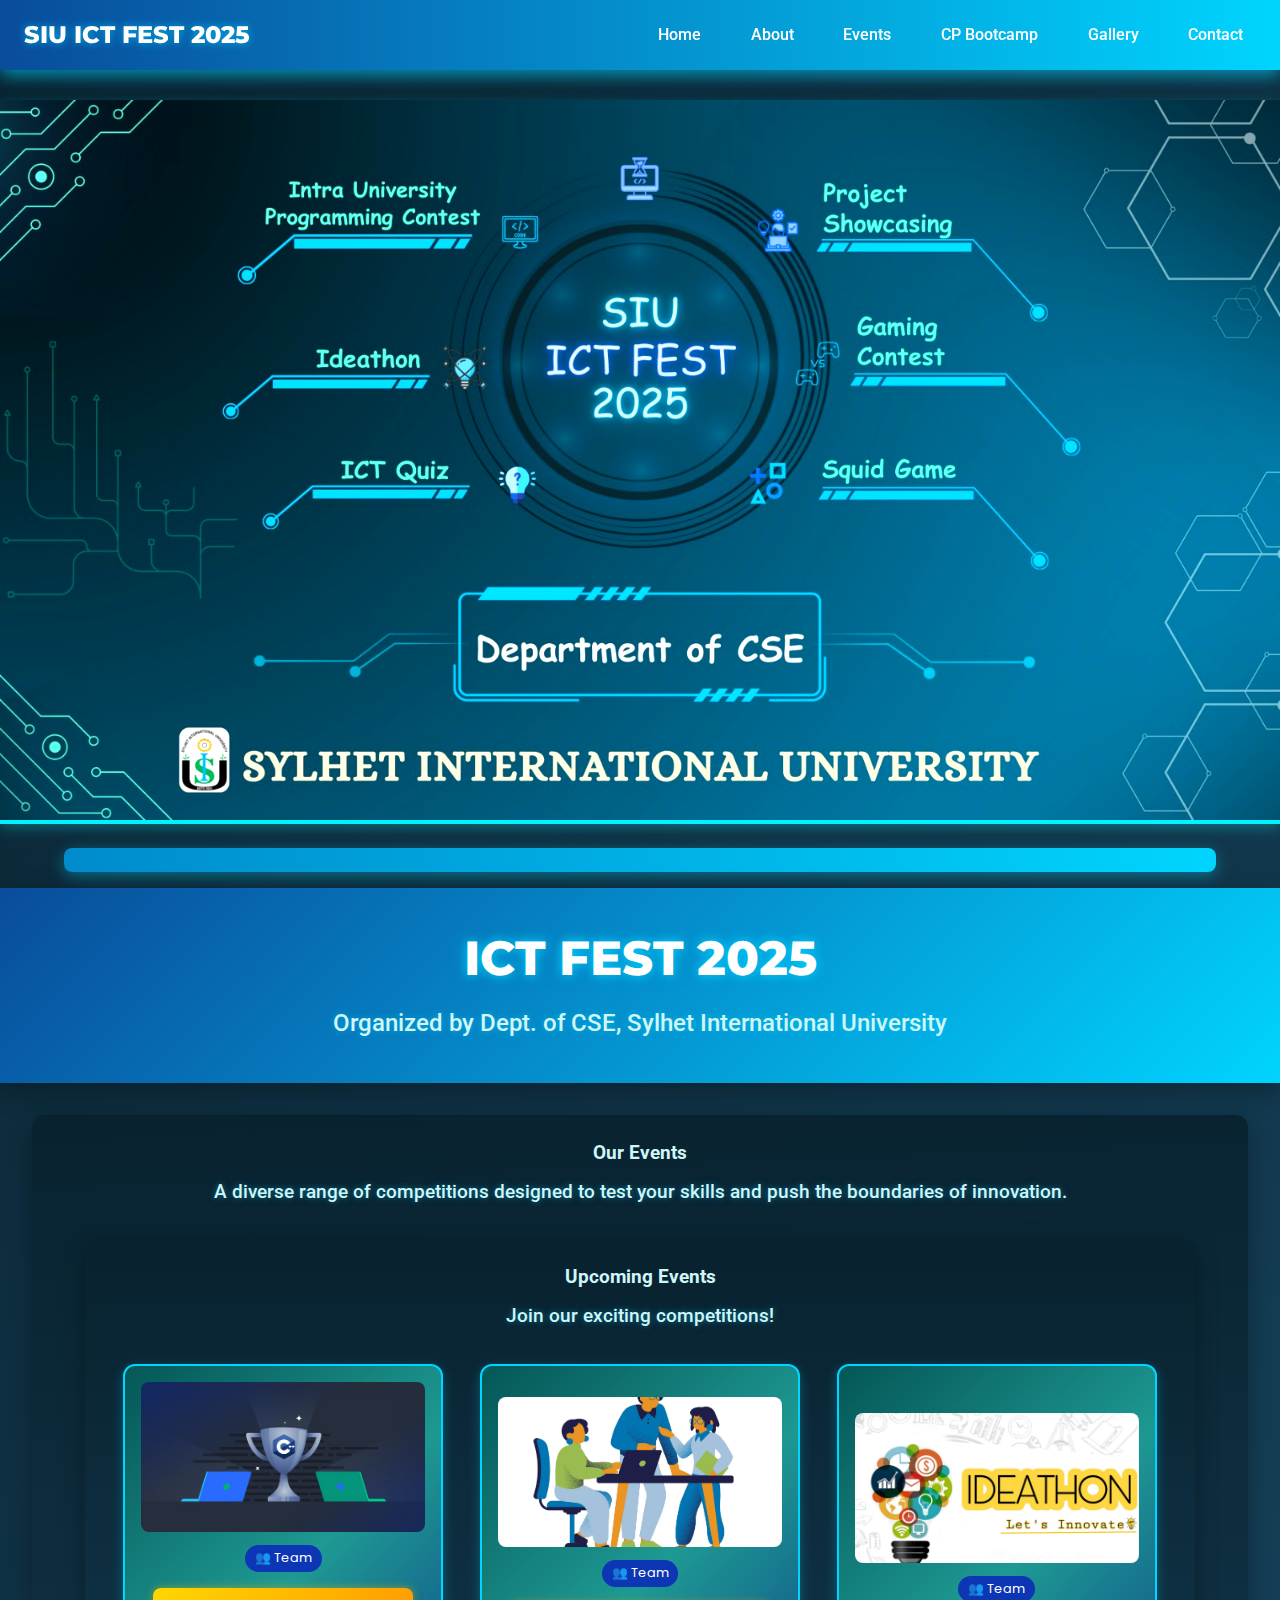
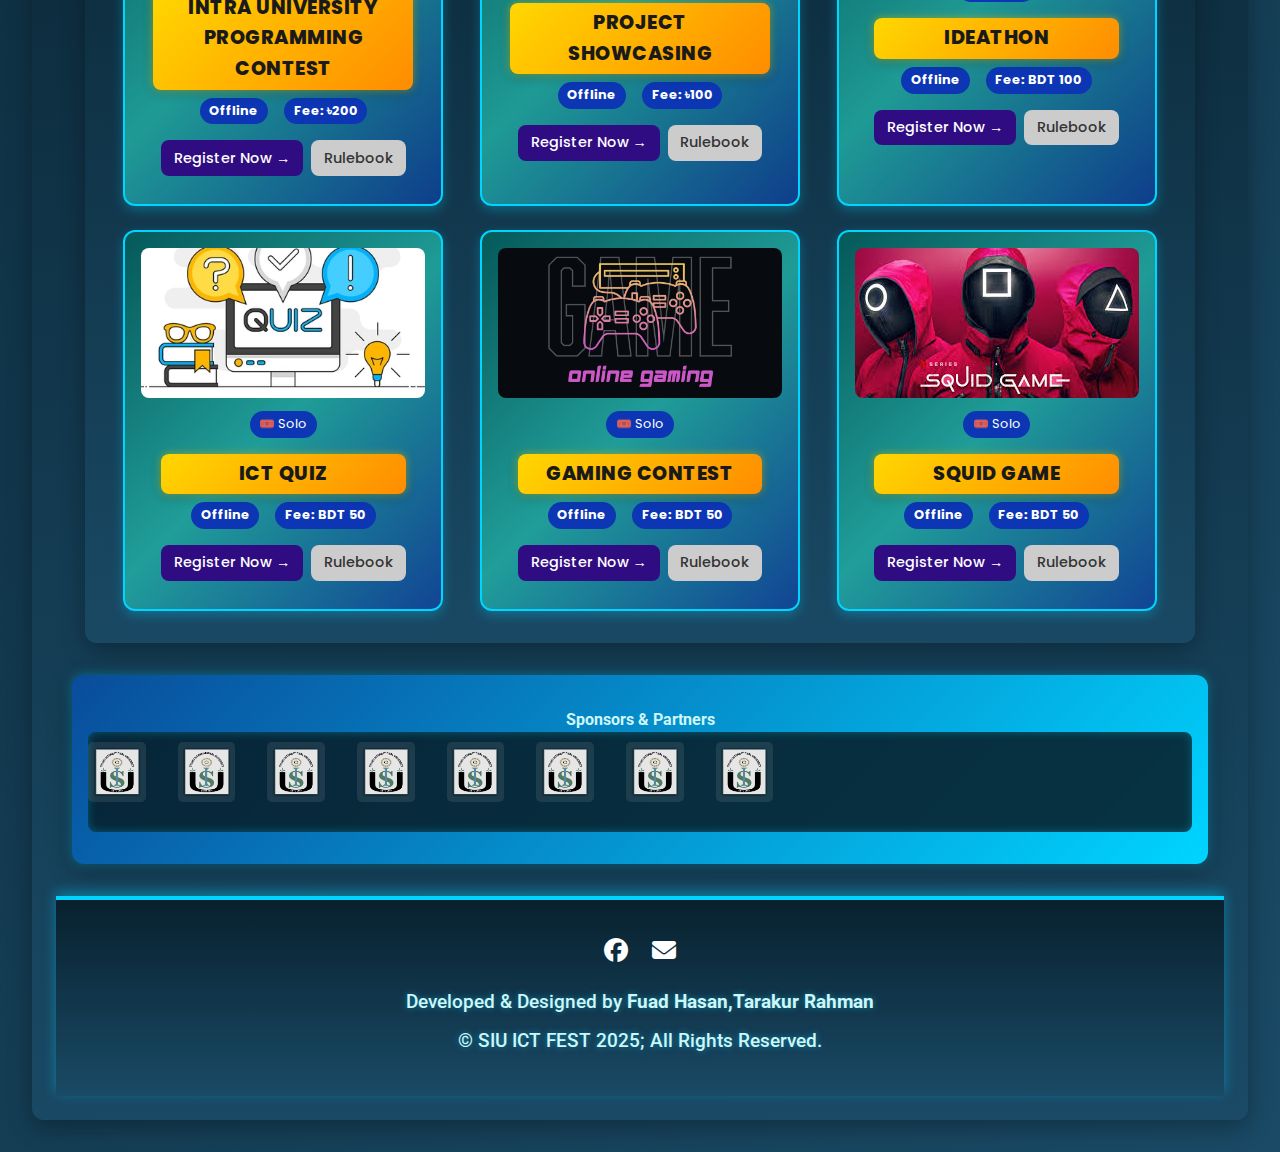
<file: index.html>
<!DOCTYPE html>
<html lang="en">
<head>
  <meta charset="UTF-8" />
  <meta name="viewport" content="width=device-width, initial-scale=1.0"/>
  <title>ICT Fest 2025</title>
  <link rel="stylesheet" href="style.css">
  <link rel="stylesheet" href="https://cdnjs.cloudflare.com/ajax/libs/font-awesome/6.4.0/css/all.min.css"/>
<link href="https://fonts.googleapis.com/css2?family=Roboto:wght@400;500;700&family=Montserrat:wght@600;700&family=Orbitron:wght@600&family=Poppins:wght@400;500;600&display=swap" rel="stylesheet">
<link rel="icon" type="image/png" href="/favicon-96x96.png" sizes="96x96" />
<link rel="icon" type="image/svg+xml" href="/favicon.svg" />
<link rel="shortcut icon" href="/favicon.ico" />
<link rel="apple-touch-icon" sizes="180x180" href="/apple-touch-icon.png" />
<link rel="manifest" href="/site.webmanifest" />
</head>
<body>

  <nav class="navbar">
        <div class="nav-logo">SIU ICT FEST 2025</div>
        
        <ul class="nav-links">
 <li><a href="index.html">Home</a></li>
              <li><a href="about.html">About</a></li>
              <li><a href="events.html">Events</a></li>
                  <li><a href="boothcamp.html">CP Bootcamp</a></li>
            <li><a href="gallery.html">Gallery</a></li>
            
        
              
              <li><a href="contact.html">Contact</a></li>
        </ul>
        
       
        
          <button class="mobile-menu" id="mobileMenuBtn">☰</button>
    </nav>

  <!-- Header -->
  <header>
    <div class="main-banner">
      <img src="/image/banner.jpg" alt="ICT Fest Banner" />
    </div>
  </header>

  <div id="countdown"></div>

  <!-- Fest Heading -->
  <div class="fest-heading">
    <h1>ICT Fest 2025</h1>
    <p>Organized by Dept. of CSE, Sylhet International University</p>
  </div>

  <!-- Events Section -->
  <section class="events-section">
    <h3>Our Events</h3>
    <p>A diverse range of competitions designed to test your skills and push the boundaries of innovation.</p>

    
      <!-- Events Section -->
  <section class="events-section">
    <h3>Upcoming Events</h3>
    <p>Join our exciting competitions!</p>
    <div class="events-grid">
      <!-- Event 1 -->
      <div class="event-card">
        <img src="./image/images.avif" alt="Mechanics Olympiad" />
        <div class="event-body">
          <span class="badge team">👥 Team</span>
          <h3>Intra University Programming Contest</h3>
          <div class="event-meta">
            <span class="badge solo">Offline</span>
            <span class="badge solo">Fee: ৳200</span>
            
          </div>
          <div class="event-buttons">
            <a class="btn" href="register.html" target="_blank">Register Now →</a>
            <a class="btn secondary" href="#">Rulebook</a>
          </div>
        </div>
      </div>
      <!-- Event 2 -->
      <div class="event-card">
        <img src="/image/project.jpg" alt="Drafting Contest" />
        <div class="event-body">
          <span class="badge team">👥 Team</span>
          <h3>Project Showcasing</h3>
          <div class="event-meta">
            <span class="badge solo">Offline</span>
            <span class="badge solo">Fee: ৳100</span>
            
          </div>
          <div class="event-buttons">
           <a class="btn" href="register.html" target="_blank">Register Now →</a>
            <a class="btn secondary" href="#">Rulebook</a>
          </div>
        </div>
      </div>
      <!-- Event 3 -->
      <div class="event-card">
        <img src="./image/1702801354088.png" alt="Game of Trusses" />
        <div class="event-body">
          <span class="badge team">👥 Team</span>
          <h3>Ideathon</h3>
          <div class="event-meta">
            <span class="badge solo">Offline</span>
            <span class="badge solo">Fee: BDT 100</span>
            
          </div>
          <div class="event-buttons">
            <a class="btn" href="register.html" target="_blank">Register Now →</a>
            <a class="btn secondary" href="#">Rulebook</a>
          </div>
        </div>
      </div>
      <!-- Event 4 -->
      <div class="event-card">
        <img src="./image/quiz-computer-monitor-line-concept-260nw-749054137.webp" alt="Mechanics Olympiad" />
        <div class="event-body">
          <span class="badge solo">🎟️ Solo</span>
          <h3>ICT Quiz</h3>
          <div class="event-meta">
            <span class="badge solo">Offline</span>
            <span class="badge solo">Fee: BDT 50</span>
            
          </div>
          <div class="event-buttons">
           <a class="btn" href="register.html" target="_blank">Register Now →</a>
            <a class="btn secondary" href="#">Rulebook</a>
          </div>
        </div>
      </div>
      <!-- Event 5 -->
      <div class="event-card">
        <img src="Game Logo.png" alt="Drafting Contest" />
        <div class="event-body">
          <span class="badge team"> 🎟️ Solo</span>
          <h3>Gaming Contest</h3>
          <div class="event-meta">
            <span class="badge solo">Offline</span>
            <span class="badge solo">Fee: BDT 50</span>
            
          </div>
          <div class="event-buttons">
            <a class="btn" href="register.html" target="_blank">Register Now →</a>
            <a class="btn secondary" href="#">Rulebook</a>
          </div>
        </div>
      </div>
      <!-- Event 6 -->
      <div class="event-card">
        <img src="./image/images.jpeg" alt="Game of Trusses" />
        <div class="event-body">
          <span class="badge team"> 🎟️ Solo</span>
          <h3>Squid Game </h3>
          <div class="event-meta">
            <span class="badge solo">Offline</span>
            <span class="badge solo">Fee: BDT 50 </span>
            
          </div>
          <div class="event-buttons">
            <a class="btn" href="register.html" target="_blank">Register Now →</a>
            <a class="btn secondary" href="#">Rulebook</a>
          </div>
        </div>
      </div>
      
     
      
     
    </div>
      

    </div>
  </section>

 <!-- Sponsor Section -->
<section class="sponsor-section">
  <h4>Sponsors & Partners</h4>
  
  <div class="sponsor-marquee">
    <div class="sponsor-track" style="padding-top: 10px;">
      <!-- Original Logos -->
      <img src="./logo.png" alt="SIU" />
      <img src="./logo.png" alt="SIU" />
      <img src="./logo.png" alt="SIU" />
      <img src="./logo.png" alt="SIU" />

      <!-- Duplicate Logos for Seamless Loop -->
            <img src="./logo.png" alt="SIU" />
      <img src="./logo.png" alt="SIU" />
      <img src="./logo.png" alt="SIU" />
      <img src="./logo.png" alt="SIU" />
    </div>
  </div>
</section>


  <!-- Footer -->
  <footer>
    <div class="footer-icons">
      <a href="https://www.facebook.com/siuictfest" target="_blank"><i class="fab fa-facebook"></i></a>
      <a href="mailto:youremail@example.com"><i class="fas fa-envelope"></i></a>
    </div>
    <p>Developed & Designed by <strong>Fuad Hasan,</strong><strong>Tarakur Rahman</strong></p>
  
  
            <p>&copy; SIU ICT FEST 2025; All Rights Reserved.</p>
         
  
  </footer>

  <script src="script.js"></script>
 
</script>
</body>
</html>
</file>
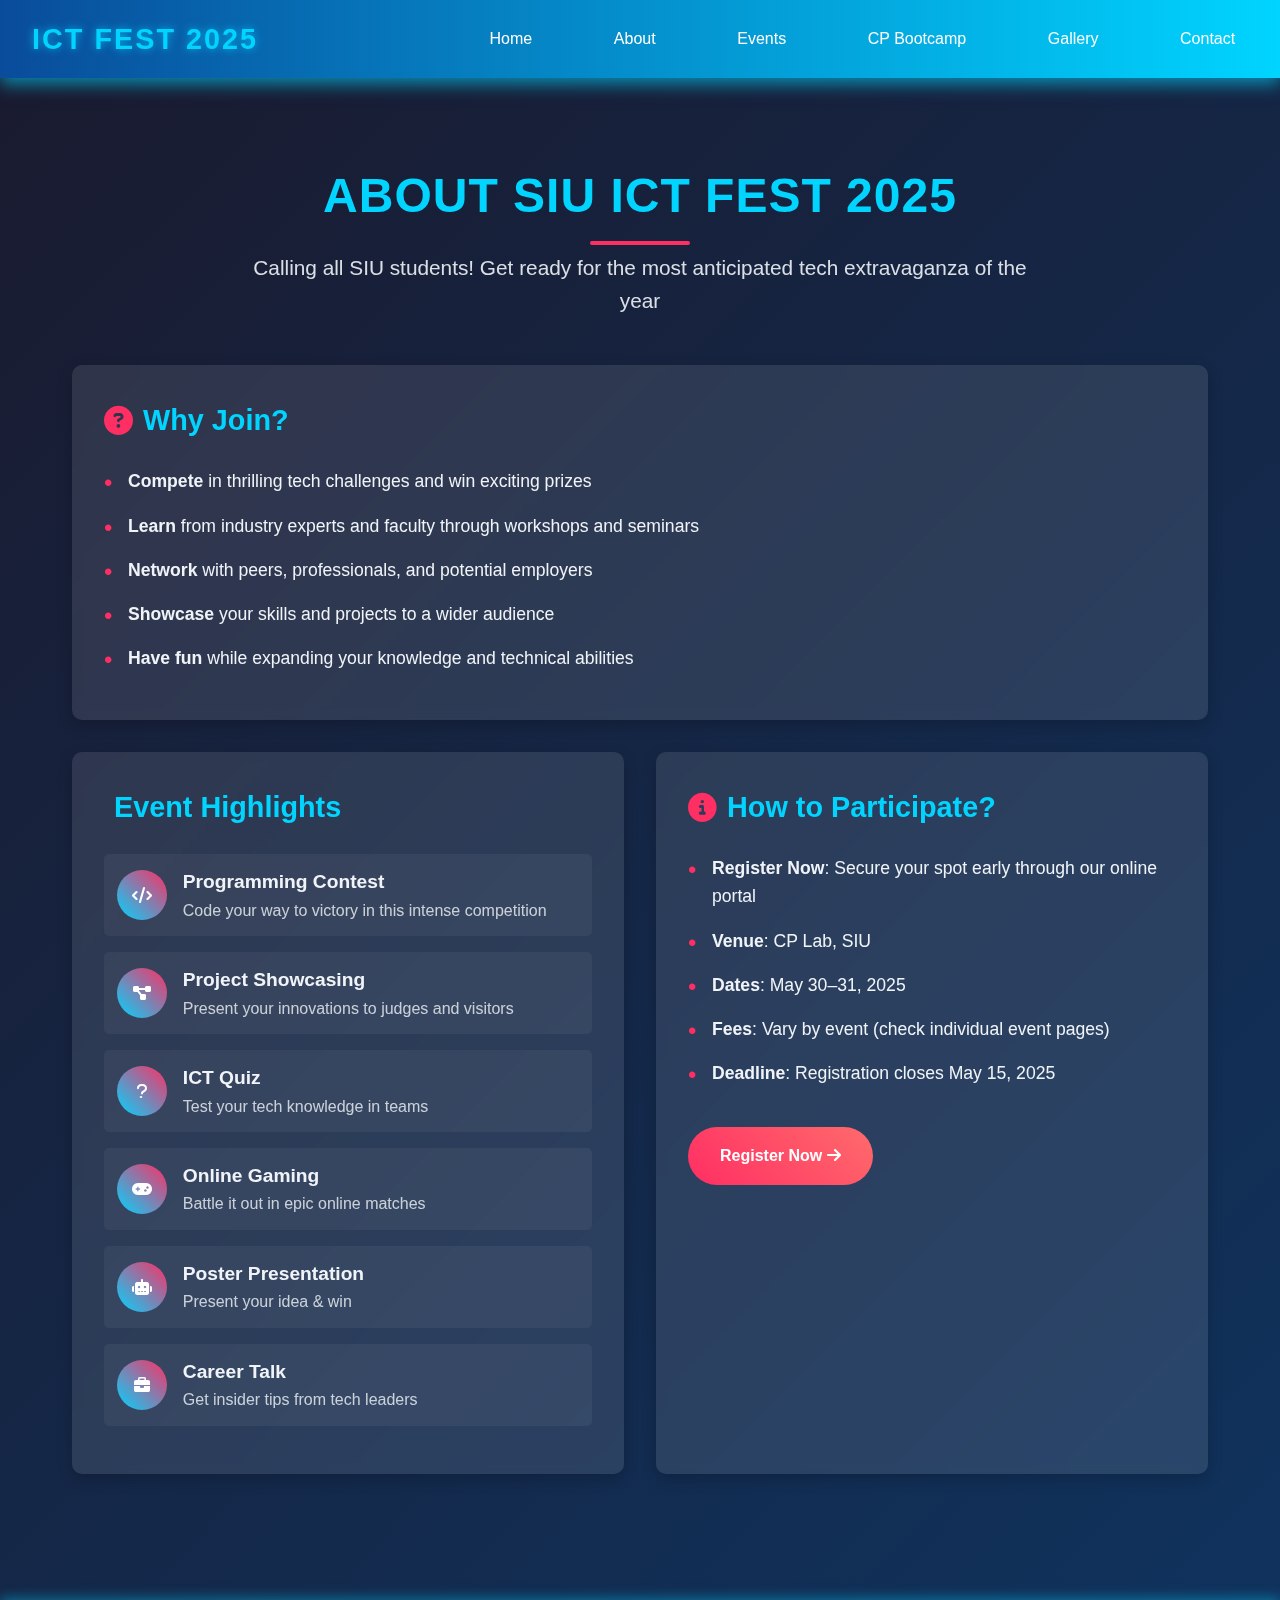
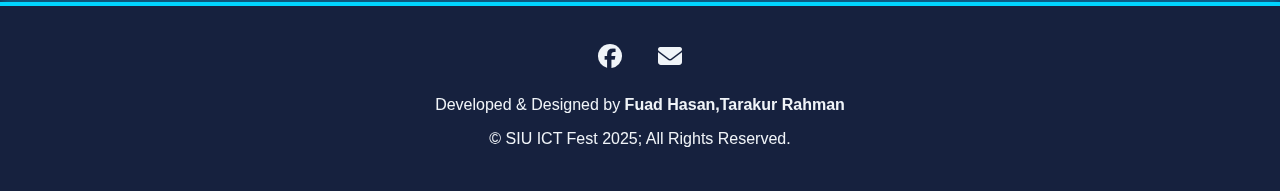
<file: about.html>
<!DOCTYPE html>
<html lang="en">
<head>
    <meta charset="UTF-8">
    <meta name="viewport" content="width=device-width, initial-scale=1.0">
    <title>SIU ICT Fest 2025</title>
    <link rel="stylesheet" href="https://cdnjs.cloudflare.com/ajax/libs/font-awesome/6.4.0/css/all.min.css">
    <link rel="stylesheet" href="style.css">
    
    <style>
        /* Global Styles */
        :root {
            --primary-color: #1a1a2e; /* Deep tech blue */
            --secondary-color: #00d4ff; /* Neon cyan */
            --accent-color: #ff2e63; /* Vibrant pink */
            --light-color: #f0f4f8; /* Light background */
            --dark-color: #16213e; /* Darker shade for contrast */
        }
        
        * {
            margin: 0;
            padding: 0;
            box-sizing: border-box;
            font-family: 'Poppins', 'Segoe UI', Tahoma, Geneva, Verdana, sans-serif;
        }
        
        body {
            background: linear-gradient(135deg, #1a1a2e 0%, #0f3460 100%); /* Tech gradient background */
            color: #fff;
            line-height: 1.6;
            position: relative;
            overflow-x: hidden;
        }
        
        /* Background pattern for tech vibe */
        body::before {
            content: '';
            position: fixed;
            top: 0;
            left: 0;
            width: 100%;
            height: 100%;
           
            z-index: -1;
        }
        
        /* Navbar Styles */
        .navbar {
            background-color: var(--dark-color);
            padding: 1rem 2rem;
            position: sticky;
            top: 0;
            z-index: 1000;
            display: flex;
            justify-content: space-between;
            align-items: center;
            box-shadow: 0 2px 10px rgba(0, 0, 0, 0.2);
        }
        
        .nav-logo {
            font-size: 1.8rem;
            font-weight: bold;
            color: var(--secondary-color);
            text-transform: uppercase;
            letter-spacing: 2px;
        }
        
        .nav-links {
            display: flex;
            list-style: none;
        }
        
        .nav-links li {
            margin-left: 2rem;
        }
        
        .nav-links a {
            color: var(--light-color);
            text-decoration: none;
            font-weight: 500;
            transition: color 0.3s;
        }
        
        .nav-links a:hover {
            color: var(--accent-color);
        }
        
        .mobile-menu {
            display: none;
            cursor: pointer;
            font-size: 1.8rem;
            color: var(--light-color);
            transition: transform 0.3s;
            z-index: 1001; /* Ensure button is above other elements */
        }
        
        .mobile-menu:hover {
            color: var(--accent-color);
            transform: scale(1.1);
        }
        
        /* About Section Styles */
        .about-section {
            padding: 5rem 2rem;
            max-width: 1200px;
            margin: 0 auto;
            animation: fadeIn 1s ease-in;
        }
        
        @keyframes fadeIn {
            from { opacity: 0; transform: translateY(20px); }
            to { opacity: 1; transform: translateY(0); }
        }
        
        .about-header {
            text-align: center;
            margin-bottom: 3rem;
        }
        
        .about-header h1 {
            font-size: 3rem;
            color: var(--secondary-color);
            margin-bottom: 1rem;
            text-transform: uppercase;
            letter-spacing: 1px;
            position: relative;
            display: inline-block;
        }
        
        .about-header h1::after {
            content: '';
            position: absolute;
            bottom: -10px;
            left: 50%;
            transform: translateX(-50%);
            width: 100px;
            height: 4px;
            background: var(--accent-color);
            border-radius: 2px;
        }
        
        .about-header p {
            font-size: 1.3rem;
            color: var(--light-color);
            max-width: 800px;
            margin: 0 auto;
            opacity: 0.9;
        }
        
        .about-content {
            display: grid;
            grid-template-columns: 1fr 1fr;
            gap: 2rem;
        }
        
        .why-join, .event-highlights, .participate {
            background: rgba(255, 255, 255, 0.1);
            padding: 2rem;
            border-radius: 10px;
            backdrop-filter: blur(5px);
            box-shadow: 0 5px 15px rgba(0, 0, 0, 0.2);
            transition: transform 0.3s;
        }
        
        .why-join:hover, .event-highlights:hover, .participate:hover {
            transform: translateY(-5px);
        }
        
        .why-join {
            grid-column: 1 / -1;
        }
        
        .section-title {
            color: var(--secondary-color);
            margin-bottom: 1.5rem;
            font-size: 1.8rem;
            display: flex;
            align-items: center;
            position: relative;
            overflow: hidden;
        }
        
        .section-title i {
            margin-right: 10px;
            color: var(--accent-color);
            transition: transform 0.3s;
        }
        
        .section-title:hover i {
            transform: rotate(360deg);
        }
        
        .highlight-list {
            list-style: none;
            color: var(--light-color);
        }
        
        .highlight-list li {
            margin-bottom: 1rem;
            padding-left: 1.5rem;
            position: relative;
            font-size: 1.1rem;
        }
        
        .highlight-list li::before {
            content: '•';
            color: var(--accent-color);
            font-size: 1.5rem;
            position: absolute;
            left: 0;
            top: -3px;
        }
        
        .event-item {
            display: flex;
            align-items: center;
            margin-bottom: 1rem;
            padding: 0.8rem;
            border-radius: 5px;
            transition: all 0.3s;
            background: rgba(255, 255, 255, 0.05);
        }
        
        .event-item:hover {
            background: rgba(0, 212, 255, 0.2);
            transform: translateX(10px);
            box-shadow: 0 0 15px rgba(0, 212, 255, 0.3);
        }
        
        .event-icon {
            width: 50px;
            height: 50px;
            background: linear-gradient(45deg, var(--secondary-color), var(--accent-color));
            color: white;
            border-radius: 50%;
            display: flex;
            align-items: center;
            justify-content: center;
            margin-right: 1rem;
            flex-shrink: 0;
            position: relative;
            overflow: hidden;
        }
        
        .event-icon::before {
            content: '';
            position: absolute;
            width: 100%;
            height: 100%;
            background: radial-gradient(circle, rgba(255,255,255,0.3) 0%, transparent 70%);
            opacity: 0;
            transition: opacity 0.3s;
        }
        
        .event-item:hover .event-icon::before {
            opacity: 1;
        }
        
        .event-item h3 {
            color: var(--light-color);
            font-size: 1.2rem;
        }
        
        .event-item p {
            color: var(--light-color);
            opacity: 0.8;
        }
        
        .cta-button {
            display: inline-block;
            background: linear-gradient(45deg, var(--accent-color), #ff6b6b);
            color: white;
            padding: 1rem 2rem;
            border-radius: 50px;
            text-decoration: none;
            font-weight: bold;
            margin-top: 1.5rem;
            transition: all 0.3s;
            position: relative;
            overflow: hidden;
        }
        
        .cta-button:hover {
            background: linear-gradient(45deg, #c0392b, #ff8787);
            transform: translateY(-5px);
            box-shadow: 0 5px 20px rgba(255, 46, 99, 0.4);
        }
        
        .cta-button::before {
            content: '';
            position: absolute;
            top: 0;
            left: -100%;
            width: 100%;
            height: 100%;
            background: linear-gradient(90deg, transparent, rgba(255,255,255,0.2), transparent);
            transition: 0.5s;
        }
        
        .cta-button:hover::before {
            left: 100%;
        }
        
        /* Footer Styles */
        footer {
            background: var(--dark-color);
            padding: 2rem;
            text-align: center;
            margin-top: 3rem;
        }
        
        .footer-icons {
            margin-bottom: 1rem;
        }
        
        .footer-icons a {
            color: var(--light-color);
            font-size: 1.5rem;
            margin: 0 1rem;
            transition: all 0.3s;
        }
        
        .footer-icons a:hover {
            color: var(--accent-color);
            transform: scale(1.2) rotate(5deg);
        }
        
        footer p {
            color: var(--light-color);
            font-size: 1rem;
            margin: 0.5rem 0;
        }
        
        /* Responsive Styles */
        @media (max-width: 768px) {
            .nav-links {
                position: fixed;
                top: 80px;
                left: -100%;
                width: 100%;
                height: calc(100vh - 80px);
                background-color: var(--dark-color);
                flex-direction: column;
                align-items: center;
                padding-top: 2rem;
                transition: left 0.5s;
                z-index: 999;
            }
            
            .nav-links.active {
                left: 0;
            }
            
            .nav-links li {
                margin: 1.5rem 0;
            }
            
            .nav-links a {
                font-size: 1.2rem;
            }
            
            .mobile-menu {
                display: block !important; /* Force visibility in mobile view */
                z-index: 1001 !important; /* Ensure button is above other elements */
                position: relative; /* Ensure proper positioning */
            }
            
            .about-content {
                grid-template-columns: 1fr;
            }
            
            .about-header h1 {
                font-size: 2rem;
            }
            
            .about-header p {
                font-size: 1.1rem;
            }
        }
    </style>
</head>
<body>
    <!-- Navbar -->
    <nav class="navbar">
        <div class="nav-logo">ICT FEST 2025</div>
        
        <ul class="nav-links">
            <li><a href="index.html">Home</a></li>
            <li><a href="about.html">About</a></li>
            <li><a href="events.html">Events</a></li>
            <li><a href="bootcamp.html">CP Bootcamp</a></li>
            <li><a href="gallery.html">Gallery</a></li>
            <li><a href="contact.html">Contact</a></li>
        </ul>
        
        <div class="mobile-menu" id="mobileMenuBtn"><i class="fas fa-bars"></i></div>
    </nav>

    <!-- About Section -->
    <section class="about-section" id="about">
        <div class="about-header">
            <h1>About SIU ICT Fest 2025</h1>
            <p>Calling all SIU students! Get ready for the most anticipated tech extravaganza of the year</p>
        </div>
        
        <div class="about-content">
            <div class="why-join">
                <h2 class="section-title"><i class="fas fa-question-circle"></i> Why Join?</h2>
                <ul class="highlight-list">
                    <li><strong>Compete</strong> in thrilling tech challenges and win exciting prizes</li>
                    <li><strong>Learn</strong> from industry experts and faculty through workshops and seminars</li>
                    <li><strong>Network</strong> with peers, professionals, and potential employers</li>
                    <li><strong>Showcase</strong> your skills and projects to a wider audience</li>
                    <li><strong>Have fun</strong> while expanding your knowledge and technical abilities</li>
                </ul>
            </div>
            
            <div class="event-highlights">
                <h2 class="section-title"><i class="fas fa-calendar-star"></i> Event Highlights</h2>
                <div class="event-item">
                    <div class="event-icon"><i class="fas fa-code"></i></div>
                    <div>
                        <h3>Programming Contest</h3>
                        <p>Code your way to victory in this intense competition</p>
                    </div>
                </div>
                <div class="event-item">
                    <div class="event-icon"><i class="fas fa-project-diagram"></i></div>
                    <div>
                        <h3>Project Showcasing</h3>
                        <p>Present your innovations to judges and visitors</p>
                    </div>
                </div>
                <div class="event-item">
                    <div class="event-icon"><i class="fas fa-question"></i></div>
                    <div>
                        <h3>ICT Quiz</h3>
                        <p>Test your tech knowledge in teams</p>
                    </div>
                </div>
                
                <div class="event-item">
                    <div class="event-icon"><i class="fas fa-gamepad"></i></div>
                    <div>
                        <h3>Online Gaming</h3>
                        <p>Battle it out in epic online matches</p>
                    </div>
                </div>
                <div class="event-item">
                    <div class="event-icon"><i class="fas fa-robot"></i></div>
                    <div>
                        <h3>Poster Presentation</h3>
                        <p>Present your idea & win</p>
                    </div>
                </div>
                <div class="event-item">
                    <div class="event-icon"><i class="fas fa-briefcase"></i></div>
                    <div>
                        <h3>Career Talk</h3>
                        <p>Get insider tips from tech leaders</p>
                    </div>
                </div>
            </div>
            
            <div class="participate">
                <h2 class="section-title"><i class="fas fa-info-circle"></i> How to Participate?</h2>
                <ul class="highlight-list">
                    <li><strong>Register Now</strong>: Secure your spot early through our online portal</li>
                    <li><strong>Venue</strong>: CP Lab, SIU</li>
                    <li><strong>Dates</strong>: May 30–31, 2025</li>
                    <li><strong>Fees</strong>: Vary by event (check individual event pages)</li>
                    <li><strong>Deadline</strong>: Registration closes May 15, 2025</li>
                </ul>
                <a href="events.html" class="cta-button">Register Now <i class="fas fa-arrow-right"></i></a>
            </div>
        </div>
    </section>

    <!-- Footer -->
    <footer>
        <div class="footer-icons">
            <a href="https://www.facebook.com/siuictfest" target="_blank"><i class="fab fa-facebook"></i></a>
            <a href="mailto:cse@siu.edu.bd"><i class="fas fa-envelope"></i></a>
        </div>
        <p>Developed & Designed by <strong>Fuad Hasan,</strong><strong>Tarakur Rahman</strong></p>
        <p>&copy; SIU ICT Fest 2025; All Rights Reserved.</p>
    </footer>

    <script>
        // Ensure mobile menu state is reset on page load
        document.addEventListener('DOMContentLoaded', () => {
            const mobileMenu = document.querySelector('.mobile-menu');
            const navLinks = document.querySelector('.nav-links');
            
            // Reset menu state on page load
            navLinks.classList.remove('active');
            mobileMenu.innerHTML = '<i class="fas fa-bars"></i>';
            mobileMenu.style.display = 'block'; // Force visibility on page load
            
            // Mobile menu toggle
            mobileMenu.addEventListener('click', () => {
                navLinks.classList.toggle('active');
                mobileMenu.innerHTML = navLinks.classList.contains('active') 
                    ? '<i class="fas fa-times"></i>' 
                    : '<i class="fas fa-bars"></i>';
                mobileMenu.style.display = 'block'; // Ensure button remains visible
            });
            
            // Close mobile menu when clicking a link
            document.querySelectorAll('.nav-links a').forEach(link => {
                link.addEventListener('click', () => {
                    navLinks.classList.remove('active');
                    mobileMenu.innerHTML = '<i class="fas fa-bars"></i>';
                    mobileMenu.style.display = 'block'; // Ensure button is visible after click
                });
            });
            
         
    </script>
    
    <script src="script.js"></script>
</body>
</html>
</file>
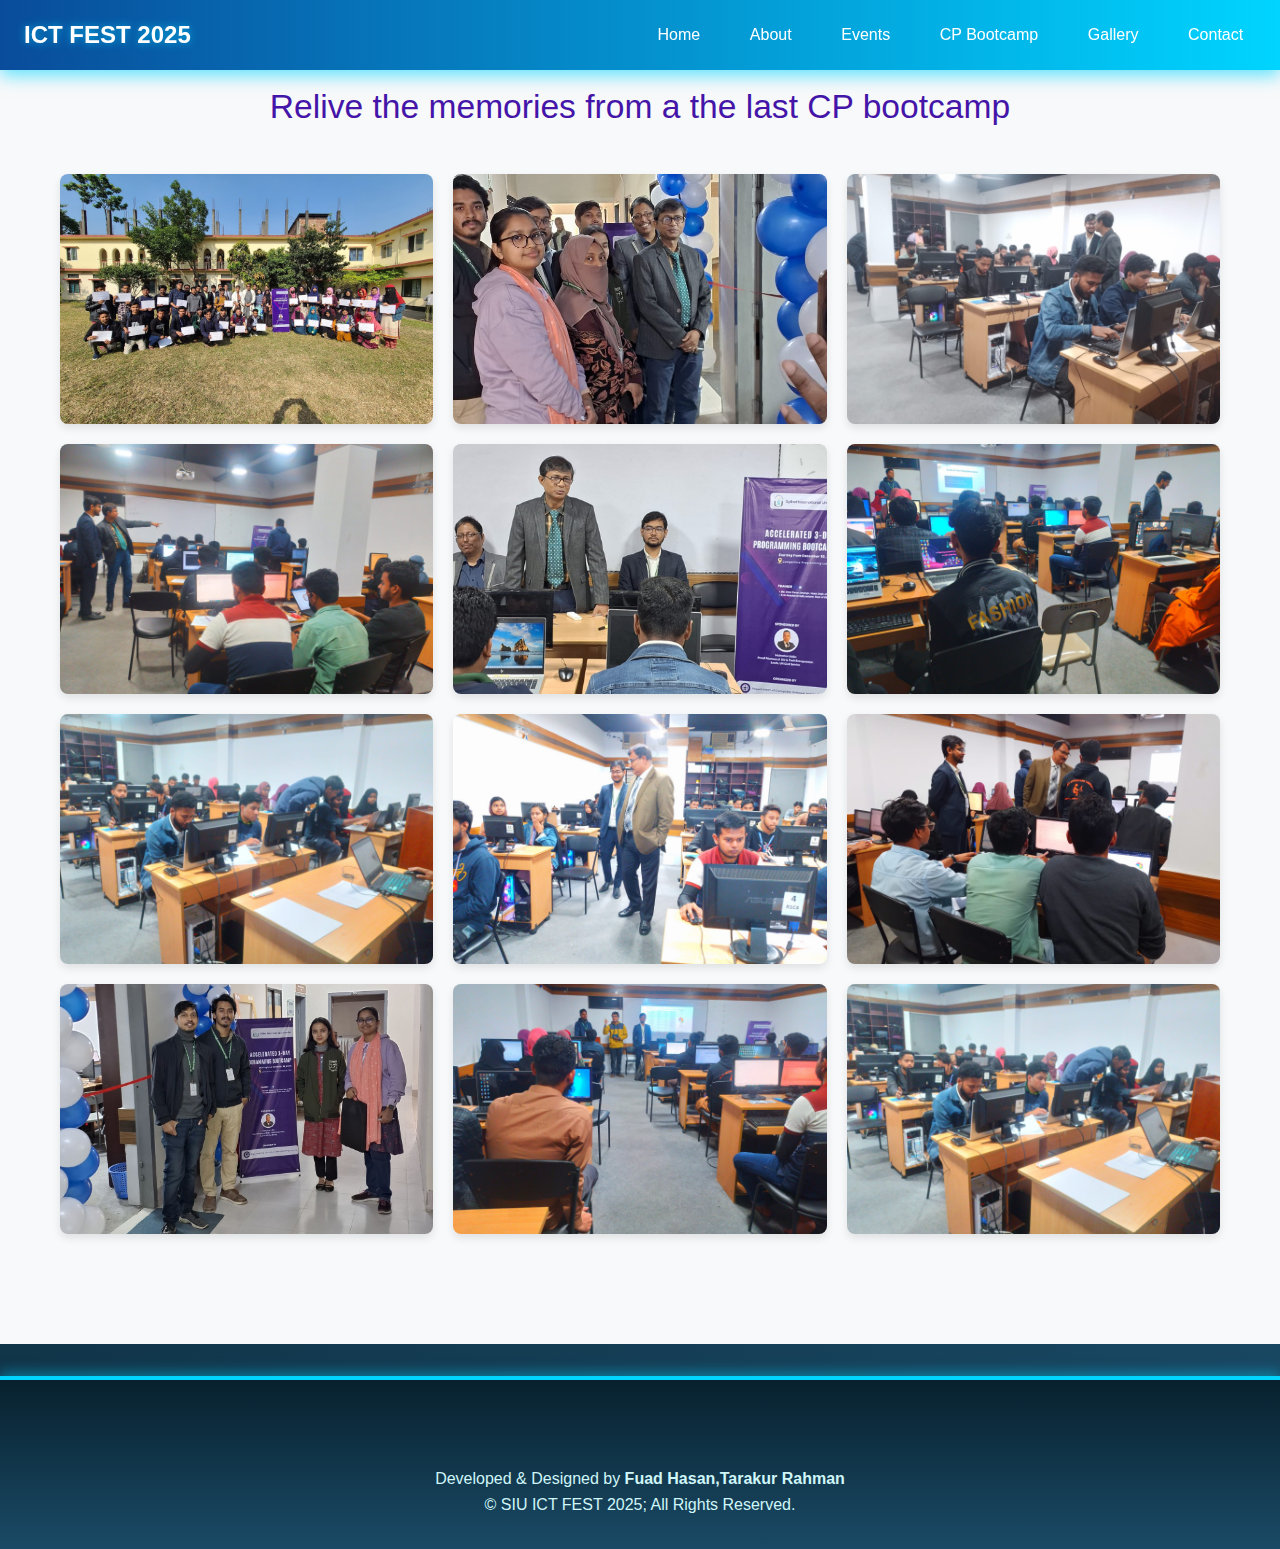
<file: b.html>
<!DOCTYPE html>
<html lang="en">
<head>
    <meta charset="UTF-8">
    <meta name="viewport" content="width=device-width, initial-scale=1.0">
    <title>Document</title>
    <link rel="stylesheet" href="style.css">
    <link rel="stylesheet" href="gallery.css">
</head>
<body>
     <nav class="navbar">
        <div class="nav-logo">ICT FEST 2025</div>
        
        <ul class="nav-links">
          <li><a href="index.html">Home</a></li>
              <li><a href="about.html">About</a></li>
              <li><a href="about.html">Events</a></li>
                  <li><a href="boothcamp.html">CP Bootcamp</a></li>
            <li><a href="gallery.html">Gallery</a></li>
            <!-- <li><a href="#">Contest</a></li> -->
        
              
              <li><a href="contact.html">Contact</a></li>
        </ul>
        
       
        
        <div class="mobile-menu" id="mobileMenuBtn">☰</div>
    </nav>
    <section class="gallery-section">
        <div class="container">
         
            <p class="section-subtitle">Relive the memories from a the last CP bootcamp</p>
            
    
            
            <div class="gallery-grid">
                 <!-- Gallery Item 1 -->
                <div class="gallery-item award">
                    <img src="/boothcamp/group pic.jpg" alt="Winners">
                </div>
                <!-- Gallery Item 2 -->
                <div class="gallery-item contest">
                    <img src="/boothcamp/innufuration.jpg" alt="ICT Contest">
                
                </div>
                
                <!-- Gallery Item 3 -->
                <div class="gallery-item opening">
                    <img src="/boothcamp/innnuguratonsssss.jpg" alt="Opening Ceremony">
                    
                </div>
                
                <!-- Gallery Item 4 -->
                <div class="gallery-item workshop">
                    <img src="/boothcamp/innuguration22.jpg" alt="Workshop Session">
                   
                </div>
                
                <!-- Gallery Item 5 -->
                <div class="gallery-item award">
                    <img src="/boothcamp/jahangirs.jpg" alt="Award Ceremony">
                    
                </div>
                
                <!-- Gallery Item 6 -->
                <div class="gallery-item contest">
                    <img src="/boothcamp/overall.jpg" alt="Hackathon">
                   
                </div>
                
                <!-- Gallery Item 7 -->
                <div class="gallery-item workshop">
                    <img src="/boothcamp/sssssss.jpg" alt="Robotics Workshop">
                
                </div>
                
                <!-- Gallery Item 8 -->
                <div class="gallery-item opening">
                    <img src="/boothcamp/treasuer.jpg" alt="Festival Stage">
                
                </div>
                
                <!-- Gallery Item 9 -->
                <div class="gallery-item award">
                    <img src="/boothcamp/treasurer.jpg" alt="Winners">
                    
                </div>
                 <!-- Gallery Item 10 -->
                <div class="gallery-item award">
                    <img src="/boothcamp/faculty.jpg" alt="Winners">
                    
                </div>
                
                 <!-- Gallery Item 11-->
                <div class="gallery-item award">
                    <img src="/boothcamp/headofeng.jpg" alt="Winners">
                </div>
                 <!-- Gallery Item 12-->
                <div class="gallery-item award">
                    <img src="/boothcamp/sssssss.jpg" alt="Winners">
                </div>
            </div>
  
            </div>
            
           
        </div>
    </section>
 <!-- Footer -->
  <footer>
    <div class="footer-icons">
      <a href="https://www.facebook.com/siuictfest" target="_blank"><i class="fab fa-facebook"></i></a>
      <a href="mailto:youremail@example.com"><i class="fas fa-envelope"></i></a>
    </div>
    <p>Developed & Designed by <strong>Fuad Hasan,</strong><strong>Tarakur Rahman</strong></p>
  
  
            <p>&copy; SIU ICT FEST 2025; All Rights Reserved.</p>
         
  
  </footer>
    
  <script src="script.js"></script>
</body>
</html>
</file>
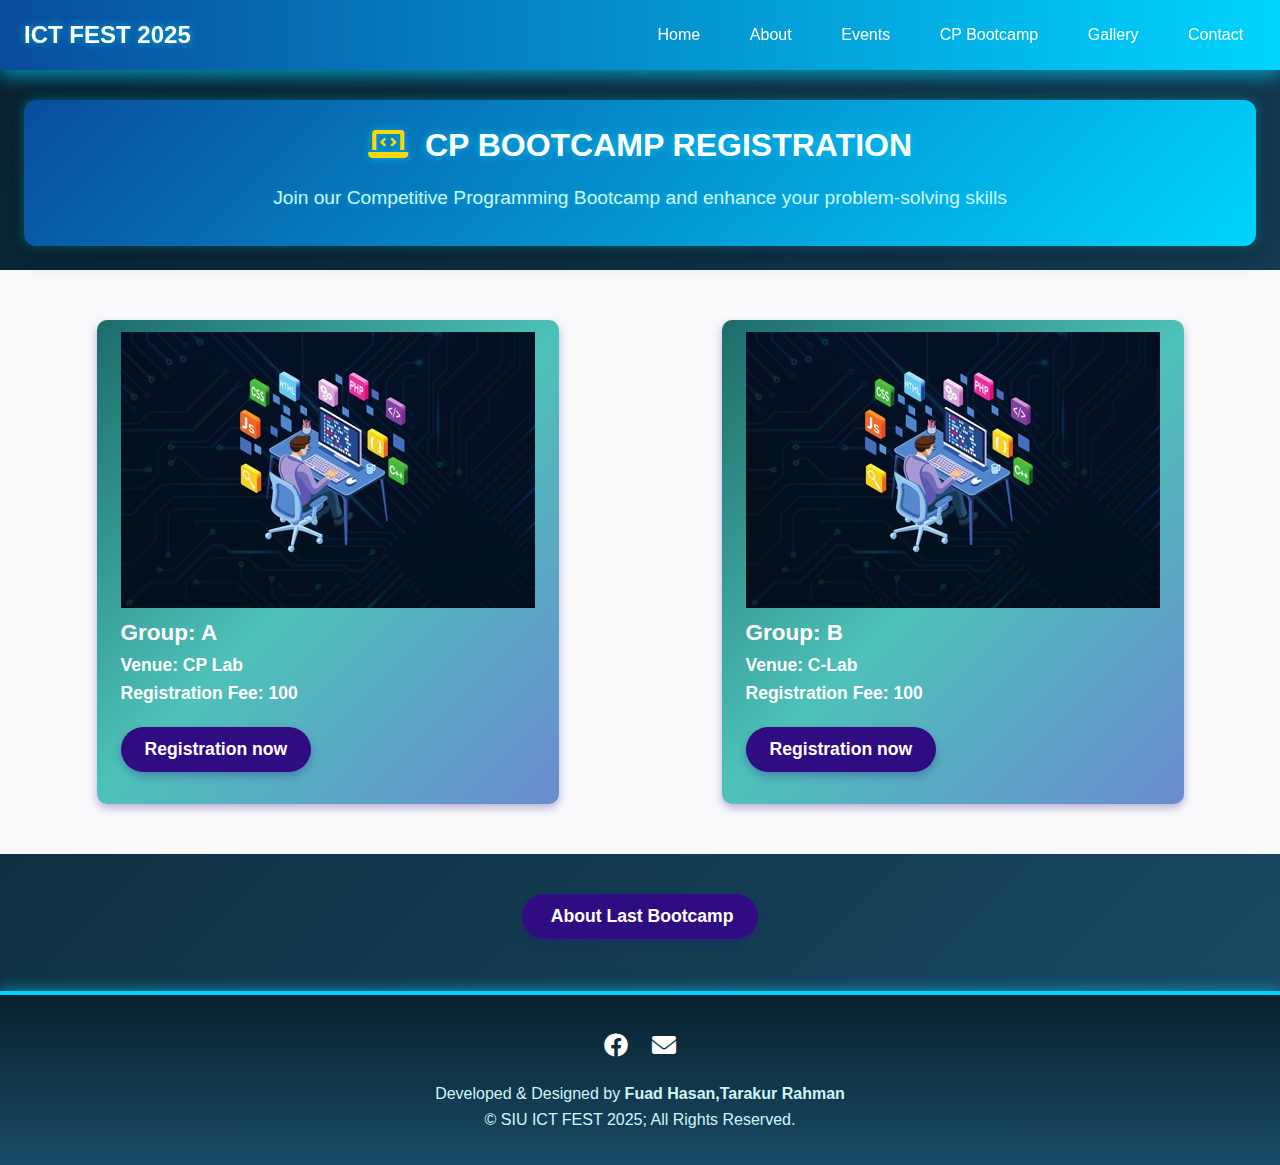
<file: boothcamp.html>
<!DOCTYPE html>
<html lang="en">
<head>
    <meta charset="UTF-8">
    <meta name="viewport" content="width=device-width, initial-scale=1.0">
    <title>ICT Fest - Gallery</title>
    <link rel="stylesheet" href="https://cdnjs.cloudflare.com/ajax/libs/font-awesome/6.0.0-beta3/css/all.min.css">
    <link rel="stylesheet" href="gallery.css">
    <link rel="stylesheet" href="style.css">
    <style>
        .grpa:hover, .grpb:hover {
            background-color: #9be90b;
            transform: scale(1.05);
            transition: all 0.3s ease;
            cursor: pointer;
        }
        .bootcamp-link {
            display: flex;
            justify-content: center;
            margin-top: 20px;
        }
        .bootcamp-header {
            margin-top: 100px; /* Added to prevent overlap with navbar */
            text-align: center;
            padding: 20px;
        }
        
    </style>
</head>
<body>
    <!-- Navbar will be inserted here by your existing JavaScript -->

    <nav class="navbar">
        <div class="nav-logo">ICT FEST 2025</div>
        
        <ul class="nav-links">
            <li><a href="index.html">Home</a></li>
            <li><a href="about.html">About</a></li>
            <li><a href="events.html">Events</a></li>
            <li><a href="boothcamp.html">CP Bootcamp</a></li>
            <li><a href="gallery.html">Gallery</a></li>
            <!-- <li><a href="#">Contest</a></li> -->
            <li><a href="contact.html">Contact</a></li>
        </ul>
        
        <div class="mobile-menu" id="mobileMenuBtn">☰</div>
    </nav>

    <!-- title section start -->

    <div class="bootcamp-header">
        <h1><i class="fas fa-laptop-code"></i> CP Bootcamp Registration</h1>
        <p>Join our Competitive Programming Bootcamp and enhance your problem-solving skills</p>
    </div>

    <!-- title section end -->

    <!-- 2 group -->
    <!-- grpa -->
    <div class="grp-parent">
        <div class="child-1">
            <img src="/image/grp.jpg" alt="Group Icon">
            <h2>Group: A</h2>
            <h3>Venue: CP Lab</h3>
            <h3>Registration Fee: 100</h3>
  
            <button class="grpa" onclick="window.open('https://forms.gle/eCKZx1KKqQCT7aUy9', '_blank')">
                Registration now
            </button>
        </div>
        <!-- grpb -->
        <div class="child-2">
            <img src="/image/grp.jpg" alt="Group Icon">
            <h2>Group: B</h2>
            <h3>Venue: C-Lab</h3>
            <h3>Registration Fee: 100</h3>
            <button class="grpb" onclick="window.open('https://forms.gle/MNTgRXZGYTvvdp9w7', '_blank')">
                Registration now
            </button>
        </div>
    </div>
   
    <a style="text-decoration: none;" href="b.html" class="bootcamp-link">
        <button class="grpa">
            <i class="fas fa-calendar-star"></i> About Last Bootcamp
        </button>
    </a>
     <!-- Footer -->
  <footer>
    <div class="footer-icons">
      <a href="https://www.facebook.com/siuictfest" target="_blank"><i class="fab fa-facebook"></i></a>
      <a href="mailto:youremail@example.com"><i class="fas fa-envelope"></i></a>
    </div>
    <p>Developed & Designed by <strong>Fuad Hasan,</strong><strong>Tarakur Rahman</strong></p>
  
  
            <p>&copy; SIU ICT FEST 2025; All Rights Reserved.</p>
         
  
  </footer>
       
    <script src="script.js"></script>
</body>
</html>
</file>
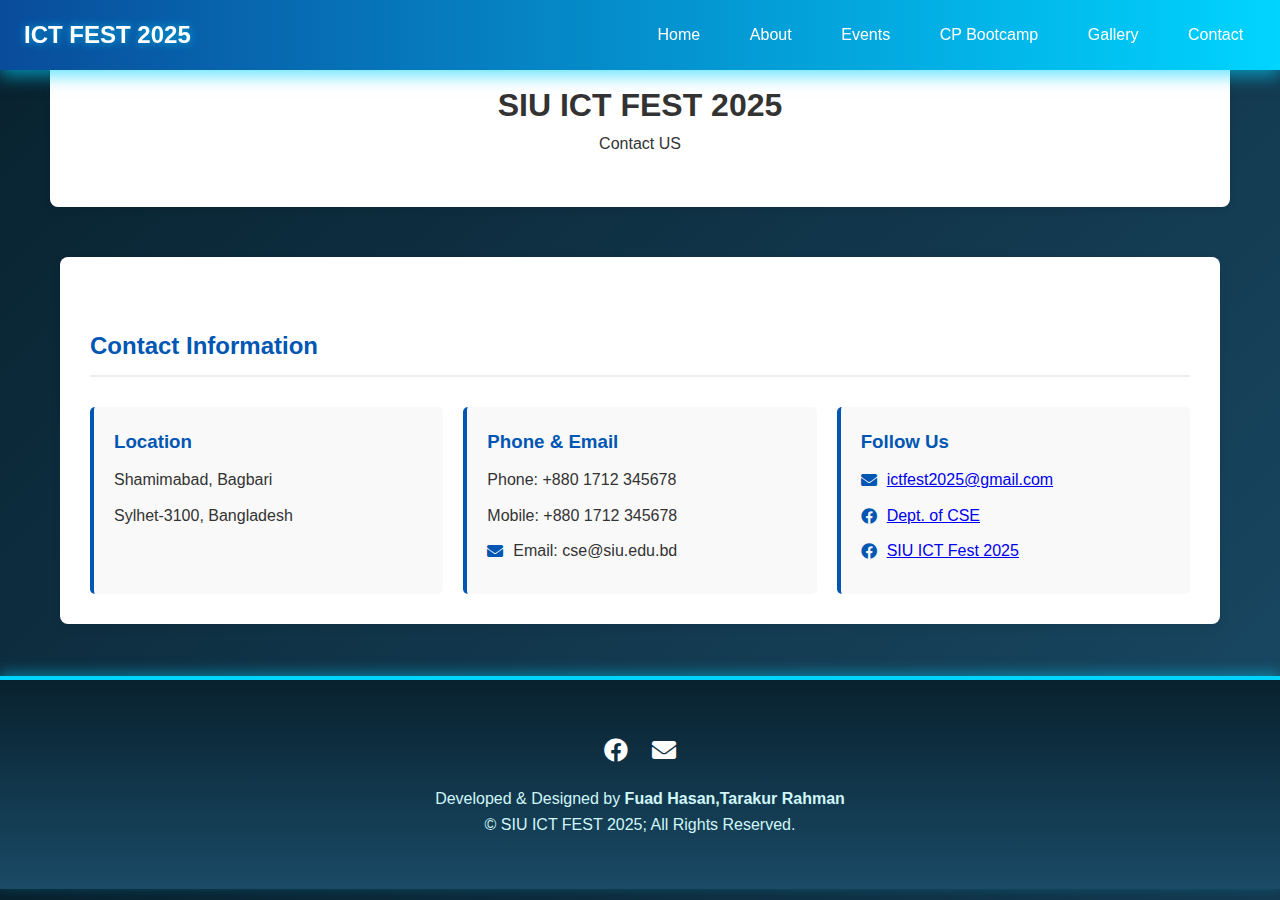
<file: contact.html>
<!DOCTYPE html>
<html lang="en">
<head>
    <meta charset="UTF-8">
    <meta name="viewport" content="width=device-width, initial-scale=1.0">
    <title>Contact Us</title>
    <link rel="stylesheet" href="style.css">
    <link rel="stylesheet" href="https://cdnjs.cloudflare.com/ajax/libs/font-awesome/5.15.4/css/all.min.css">
    <style>
        /* Reset and Base Styles */
        * {
            margin: 0;
            padding: 0;
            box-sizing: border-box;
            font-family: 'Segoe UI', Tahoma, Geneva, Verdana, sans-serif;
        }
        
        body {
            background-color: #f5f5f5;
            color: #333;
            line-height: 1.6;
        }
        
        .container {
            max-width: 1200px;
            margin: 0 auto;
            padding: 20px;
        }
        
        /* Header Styles */
        header {
            background-color: white;
            border-radius: 8px;
            box-shadow: 0 2px 10px rgba(0, 0, 0, 0.1);
            padding: 30px;
            margin-top: 30px;
            text-align: center;
            margin-left: 50px;
            margin-right: 50px;
        }

        /* Contact Section */
        .contact-section {
            background-color: white;
            border-radius: 8px;
            box-shadow: 0 2px 10px rgba(0, 0, 0, 0.1);
            padding: 30px;
            margin-top: 30px;
        }
        
        .contact-section h2 {
            color: #0056b3;
            margin-bottom: 20px;
            border-bottom: 2px solid #eee;
            padding-bottom: 10px;
        }
        
        /* Learn More Section */
        .faq-item {
            margin-bottom: 20px;
            border: 1px solid #ddd;
            border-radius: 5px;
            overflow: hidden;
        }
        
        .learn-more-btn {
            width: 100%;
            padding: 15px 20px;
            text-align: left;
            background-color: #0056b3;
            color: white;
            border: none;
            cursor: pointer;
            font-size: 16px;
            font-weight: 600;
            display: flex;
            justify-content: space-between;
            align-items: center;
            transition: background-color 0.3s;
        }
        
        .learn-more-btn:hover {
            background-color: #003d7a;
        }
        
        .learn-more-btn::after {
            content: '+';
            font-size: 20px;
            transition: transform 0.3s;
        }
        
        .learn-more-btn.active::after {
            content: '-';
        }
        
        .hidden-content {
            max-height: 0;
            overflow: hidden;
            transition: max-height 0.5s ease-out;
            background-color: #f9f9f9;
        }
        
        .hidden-content-inner {
            padding: 20px;
        }
        
        .hidden-content.active {
            max-height: 500px;
            transition: max-height 0.5s ease-in;
        }
        
        /* Contact Info */
        .contact-info {
            display: grid;
            grid-template-columns: repeat(auto-fit, minmax(300px, 1fr));
            gap: 20px;
            margin-top: 30px;
        }
        
        .contact-card {
            background-color: #f9f9f9;
            padding: 20px;
            border-radius: 5px;
            border-left: 4px solid #0056b3;
        }
        
        .contact-card h3 {
            color: #0056b3;
            margin-bottom: 10px;
        }
        
        .contact-card p {
            display: flex;
            align-items: center;
            margin-bottom: 10px;
        }
        
        .contact-card p i {
            margin-right: 10px;
            color: #0056b3;
        }
        
       
    </style>
</head>
<body>
    <nav class="navbar">
        <div class="nav-logo">ICT FEST 2025</div>
        
        <ul class="nav-links">
            <li><a href="index.html">Home</a></li>
            <li><a href="about.html">About</a></li>
            <li><a href="about.html">Events</a></li>
            <li><a href="boothcamp.html">CP Bootcamp</a></li>
            <li><a href="gallery.html">Gallery</a></li>
            <li><a href="contact.html">Contact</a></li>
        </ul>
        
        <div class="mobile-menu" id="mobileMenuBtn">☰</div>
    </nav>
    <header>
        <div class="container">
            <h1>SIU ICT FEST 2025</h1>
            <p>Contact US</p>
        </div>
    </header>
    
    <div class="container">
        <section class="contact-section">
            <h2 style="margin-top: 40px;">Contact Information</h2>
            
            <div class="contact-info">
                <div class="contact-card">
                    <h3>Location</h3>
                    <p>Shamimabad, Bagbari</p>
                    <p>Sylhet-3100, Bangladesh</p>
                </div>
                
                <div class="contact-card">
                    <h3>Phone & Email</h3>
                    <p>Phone: +880 1712 345678</p>
                    <p>Mobile: +880 1712 345678</p>
                    <p><i class="fas fa-envelope"></i>Email: cse@siu.edu.bd</p>
                </div>
                
                <div class="contact-card">
                    <h3>Follow Us</h3>
                    <p><i class="fas fa-envelope"></i><a href="mailto:ictfest2025@gmail.com">ictfest2025@gmail.com</a></p>
                    <p><i class="fab fa-facebook"></i><a href="https://www.facebook.com/csesiu" target="_blank">Dept. of CSE</a></p>
                    <p><i class="fab fa-facebook"></i><a href="https://www.facebook.com/siuictfest" target="_blank">SIU ICT Fest 2025</a></p>
                </div>
            </div>
        </section>
    </div>
    
    <footer>
        <div class="container">
            <div class="footer-icons">
                <a href="https://www.facebook.com/siuictfest" target="_blank"><i class="fab fa-facebook"></i></a>
                <a href="mailto:cse@siu.edu.bd"><i class="fas fa-envelope"></i></a>
            </div>
            <p>Developed & Designed by <strong>Fuad Hasan,</strong><strong>Tarakur Rahman</strong></p>
            <p>&copy; SIU ICT FEST 2025; All Rights Reserved.</p>
        </div>
    </footer>

    <script>
        document.addEventListener('DOMContentLoaded', function() {
            const buttons = document.querySelectorAll('.learn-more-btn');
            
            buttons.forEach(button => {
                button.addEventListener('click', function() {
                    const content = this.nextElementSibling;
                    this.classList.toggle('active');
                    content.classList.toggle('active');
                });
            });
        });
    </script>
    
    <script src="script.js"></script>
</body>
</html>
</file>
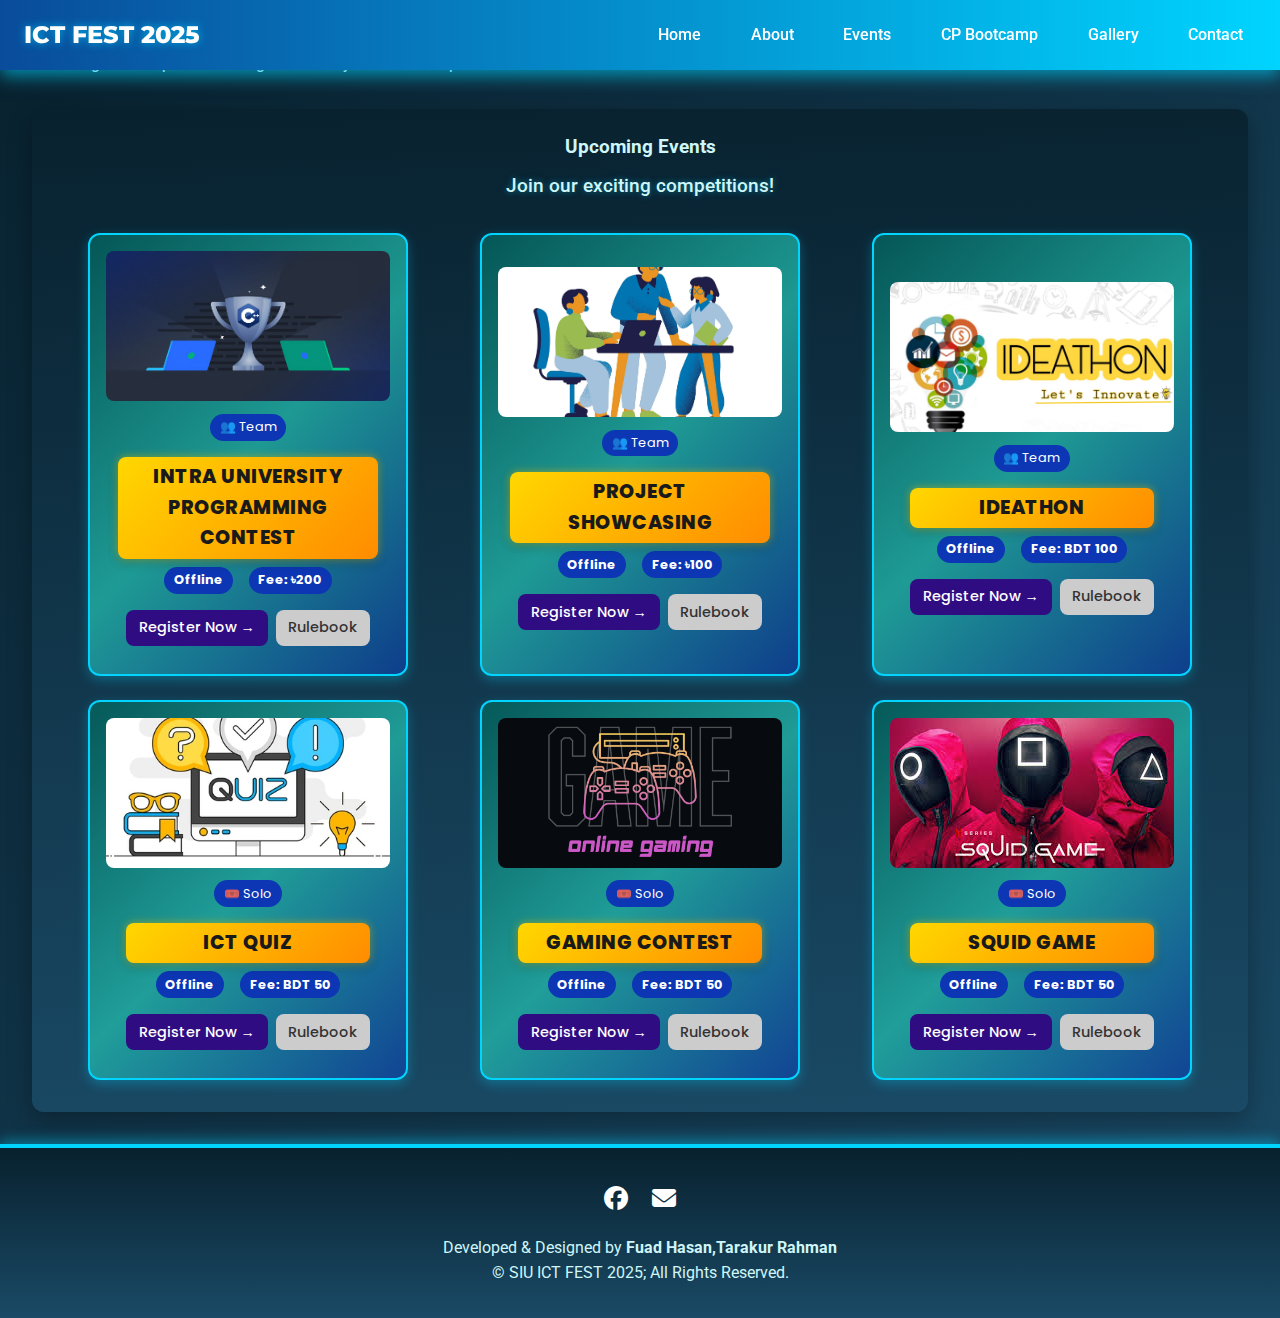
<file: events.html>
<!DOCTYPE html>
<html lang="en">
<head>
    <meta charset="UTF-8">
    <meta name="viewport" content="width=device-width, initial-scale=1.0">
    <title>events</title>
    <link rel="stylesheet" href="style.css">
  <link rel="stylesheet" href="https://cdnjs.cloudflare.com/ajax/libs/font-awesome/6.4.0/css/all.min.css"/>
<link href="https://fonts.googleapis.com/css2?family=Roboto:wght@400;500;700&family=Montserrat:wght@600;700&family=Orbitron:wght@600&family=Poppins:wght@400;500;600&display=swap" rel="stylesheet">
</head>
</head>
<body>
     
  <nav class="navbar">
        <div class="nav-logo">ICT FEST 2025</div>
        
        <ul class="nav-links">
          <li><a href="index.html">Home</a></li>
              <li><a href="about.html">About</a></li>
              <li><a href="events.html">Events</a></li>
                  <li><a href="boothcamp.html">CP Bootcamp</a></li>
            <li><a href="gallery.html">Gallery</a></li>
            <!-- <li><a href="#">Contest</a></li> -->
        
              
              <li><a href="contact.html">Contact</a></li>
        </ul>
        
       
        
        <div class="mobile-menu" id="mobileMenuBtn">☰</div>
    </nav>
  
    <h1>Our Events</h1>
    <p>A diverse range of competitions designed to test your skills and push the boundaries of innovation.</p>
    <!-- Events Section -->
  <section class="events-section">
    <h3>Upcoming Events</h3>
    <p>Join our exciting competitions!</p>
    <div class="events-grid">
      <!-- Event 1 -->
      <div class="event-card">
        <img src="./image/images.avif" alt="Mechanics Olympiad" />
        <div class="event-body">
          <span class="badge team">👥 Team</span>
          <h3>Intra University Programming Contest</h3>
          <div class="event-meta">
            <span class="badge solo">Offline</span>
            <span class="badge solo">Fee: ৳200</span>
            
          </div>
          <div class="event-buttons">
            <a class="btn" href="register.html" target="_blank">Register Now →</a>
            <a class="btn secondary" href="#">Rulebook</a>
          </div>
        </div>
      </div>
      <!-- Event 2 -->
      <div class="event-card">
        <img src="/image/project.jpg" alt="Drafting Contest" />
        <div class="event-body">
          <span class="badge team">👥 Team</span>
          <h3>Project Showcasing</h3>
          <div class="event-meta">
            <span class="badge solo">Offline</span>
            <span class="badge solo">Fee: ৳100</span>
            
          </div>
          <div class="event-buttons">
           <a class="btn" href="register.html" target="_blank">Register Now →</a>
            <a class="btn secondary" href="#">Rulebook</a>
          </div>
        </div>
      </div>
      <!-- Event 3 -->
      <div class="event-card">
        <img src="./image/1702801354088.png" alt="Game of Trusses" />
        <div class="event-body">
          <span class="badge team">👥 Team</span>
          <h3>Ideathon</h3>
          <div class="event-meta">
            <span class="badge solo">Offline</span>
            <span class="badge solo">Fee: BDT 100</span>
            
          </div>
          <div class="event-buttons">
            <a class="btn" href="register.html" target="_blank">Register Now →</a>
            <a class="btn secondary" href="#">Rulebook</a>
          </div>
        </div>
      </div>
      <!-- Event 4 -->
      <div class="event-card">
        <img src="./image/quiz-computer-monitor-line-concept-260nw-749054137.webp" alt="Mechanics Olympiad" />
        <div class="event-body">
          <span class="badge solo">🎟️ Solo</span>
          <h3>ICT Quiz</h3>
          <div class="event-meta">
            <span class="badge solo">Offline</span>
            <span class="badge solo">Fee: BDT 50</span>
            
          </div>
          <div class="event-buttons">
           <a class="btn" href="register.html" target="_blank">Register Now →</a>
            <a class="btn secondary" href="#">Rulebook</a>
          </div>
        </div>
      </div>
      <!-- Event 5 -->
      <div class="event-card">
        <img src="Game Logo.png" alt="Drafting Contest" />
        <div class="event-body">
          <span class="badge team"> 🎟️ Solo</span>
          <h3>Gaming Contest</h3>
          <div class="event-meta">
            <span class="badge solo">Offline</span>
            <span class="badge solo">Fee: BDT 50</span>
            
          </div>
          <div class="event-buttons">
            <a class="btn" href="register.html" target="_blank">Register Now →</a>
            <a class="btn secondary" href="#">Rulebook</a>
          </div>
        </div>
      </div>
      <!-- Event 6 -->
      <div class="event-card">
        <img src="./image/images.jpeg" alt="Game of Trusses" />
        <div class="event-body">
          <span class="badge team"> 🎟️ Solo</span>
          <h3>Squid Game </h3>
          <div class="event-meta">
            <span class="badge solo">Offline</span>
            <span class="badge solo">Fee: BDT 50 </span>
            
          </div>
          <div class="event-buttons">
            <a class="btn" href="register.html" target="_blank">Register Now →</a>
            <a class="btn secondary" href="#">Rulebook</a>
          </div>
        </div>
      </div>
      
     
      
     
    </div>
      

    </div>
  </section>
   <!-- Footer -->
  <footer>
    <div class="footer-icons">
      <a href="https://www.facebook.com/siuictfest" target="_blank"><i class="fab fa-facebook"></i></a>
      <a href="mailto:youremail@example.com"><i class="fas fa-envelope"></i></a>
    </div>
    <p>Developed & Designed by <strong>Fuad Hasan,</strong><strong>Tarakur Rahman</strong></p>
  
  
            <p>&copy; SIU ICT FEST 2025; All Rights Reserved.</p>
         
  
  </footer>
  <script src="script.js"></script>
</body>
</html>
</file>
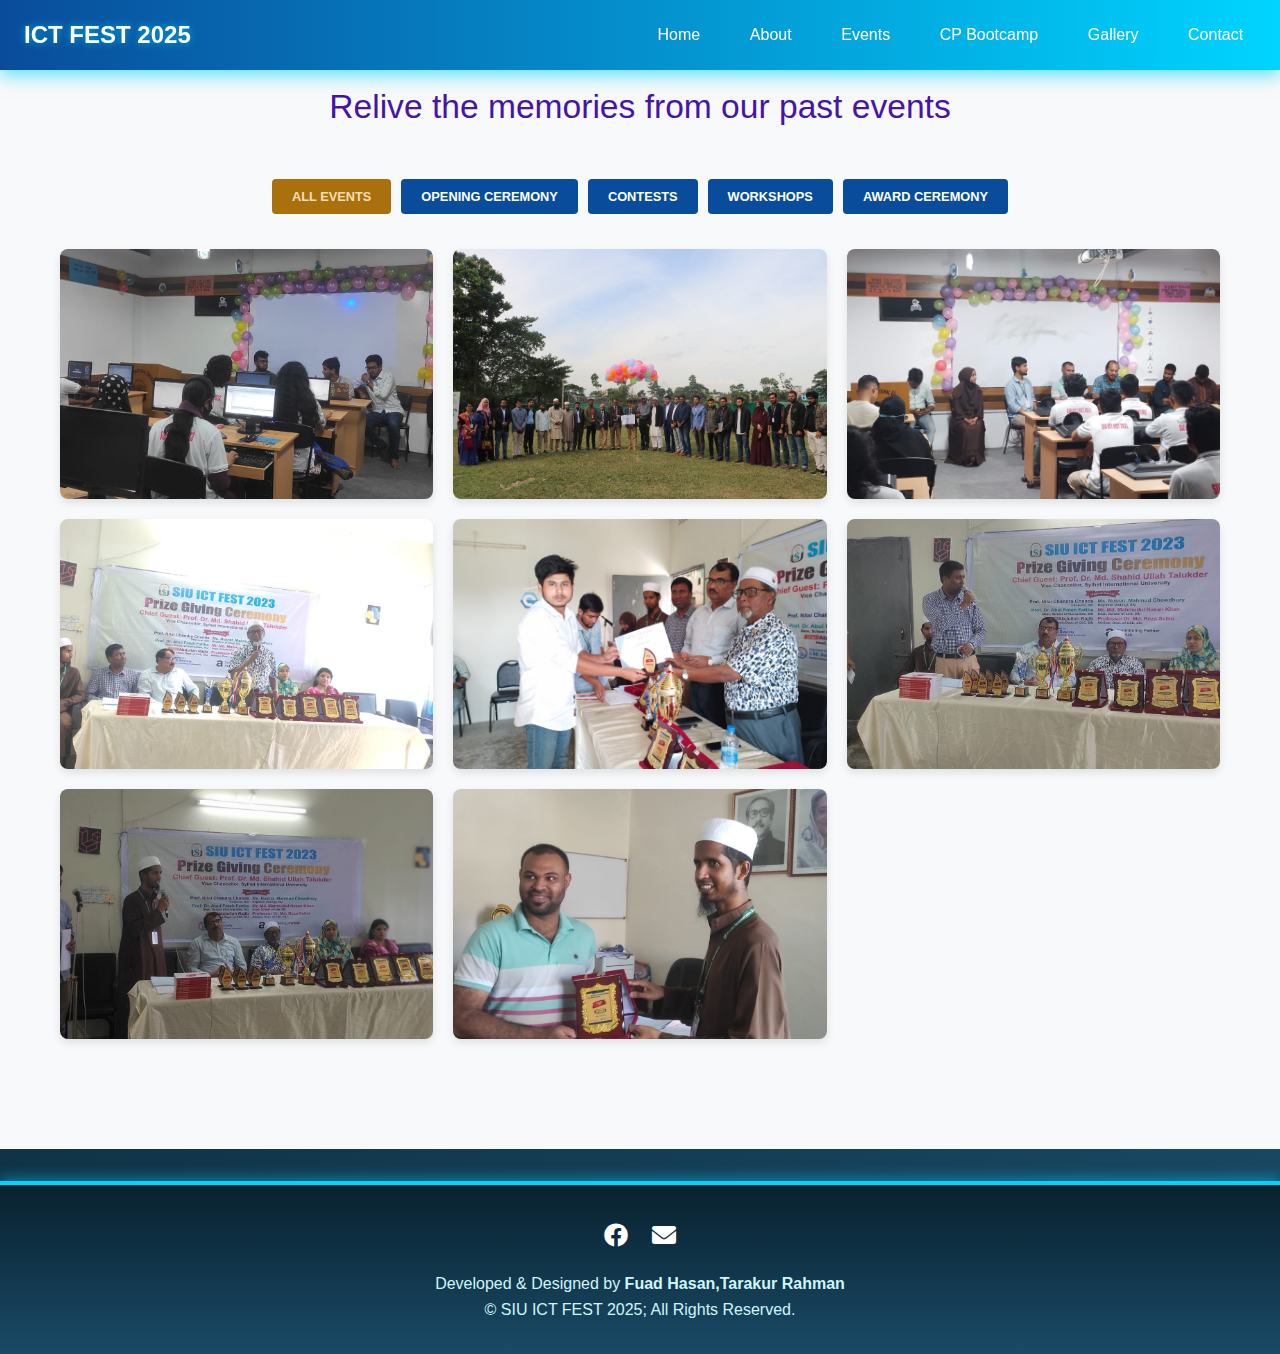
<file: gallery.html>
<!DOCTYPE html>
<html lang="en">
<head>
    <meta charset="UTF-8">
    <meta name="viewport" content="width=device-width, initial-scale=1.0">
    <title>ICT Fest - Gallery</title>
    <link rel="stylesheet" href="https://cdnjs.cloudflare.com/ajax/libs/font-awesome/6.0.0-beta3/css/all.min.css">
    <link rel="stylesheet" href="gallery.css">
    <link rel="stylesheet" href="style.css">
</head>
<body>
    <!-- Navbar will be inserted here by your existing JavaScript -->

  <nav class="navbar">
        <div class="nav-logo">ICT FEST 2025</div>
        
        <ul class="nav-links">
            <li><a href="index.html">Home</a></li>
              <li><a href="about.html">About</a></li>
              <li><a href="events.html">Events</a></li>
                  <li><a href="boothcamp.html">CP Bootcamp</a></li>
            <li><a href="gallery.html">Gallery</a></li>
            <!-- <li><a href="#">Contest</a></li> -->
        
              
              <li><a href="contact.html">Contact</a></li>
        </ul>
        
       
        
        <div class="mobile-menu" id="mobileMenuBtn">☰</div>
    </nav>

    <section class="gallery-section">
        <div class="container">
           
            <p class="section-subtitle">Relive the memories from our past events</p>
            
            <div class="gallery-filter">
                <button class="filter-btn active" data-filter="all">All Events</button>
                <button class="filter-btn" data-filter="opening">Opening Ceremony</button>
                <button class="filter-btn" data-filter="contest">Contests</button>
                <button class="filter-btn" data-filter="workshop">Workshops</button>
                <button class="filter-btn" data-filter="award">Award Ceremony</button>
            </div>
            
            <div class="gallery-grid">
                <!-- Gallery Item 1 -->
                <div class="gallery-item contest">
                    <img src="/image/programming_contest.jpg" alt="ICT Contest">
                    <div class="gallery-overlay">
                        <h3>Programming Contest</h3>
                        <p>Participants solving complex algorithms</p>
                        <a href="#" class="view-btn">View Full Image</a>
                    </div>
                </div>
                
                <!-- Gallery Item 2 -->
                <div class="gallery-item opening">
                    <img src="/image/innus.jpg" alt="Opening Ceremony">
                    <div class="gallery-overlay">
                        <h3>Opening Ceremony</h3>
                        <p>Chief guest VC sir & professor Abdullah selim sir has innugurated SIU ICT fest 2025</p>
                        <a href="#" class="view-btn">View Full Image</a>
                    </div>
                </div>
                
                <!-- Gallery Item 3 -->
                <div class="gallery-item workshop">
                    <img src="/image/career talk.jpg" alt="Workshop Session">
                    <div class="gallery-overlay">
                        <h3>Career talk</h3>
                        <p>It's great session from the SIU alumni who operate a IT farm in Sylhet that is Authlab</p>
                        <a href="#" class="view-btn">View Full Image</a>
                    </div>
                </div>
                
                <!-- Gallery Item 4 -->
                <div class="gallery-item award">
                    <img src="/image/484509074_1057896239688718_6415784027072500924_n.jpg" alt="Award Ceremony">
                    <div class="gallery-overlay">
                        <h3>Prize giving Ceremony</h3>
                        <p>VC sir sharing his speech for winners</p>
                        <a href="#" class="view-btn">View Full Image</a>
                    </div>
                </div>
                
                <!-- Gallery Item 5 -->
                <div class="gallery-item contest">
                    <img src="/image/award.jpg" alt="Hackathon">
                    <div class="gallery-overlay">
                        <h3>Prize giving Ceremony</h3>
                        <p>Participant from Competitive programming receiving prize from VC sir, treasurer sir</p>
                        <a href="#" class="view-btn">View Full Image</a>
                    </div>
                </div>
                
                <!-- Gallery Item 6 -->
                <div class="gallery-item workshop">
                    <img src="/image/award3.jpg" alt="Robotics Workshop">
                    <div class="gallery-overlay">
                        <h3>Prize giving Ceremony</h3>
                        <p>head of law department sharing his insights on the prize giving ceremony</p>
                        <a href="#" class="view-btn">View Full Image</a>
                    </div>
                </div>
                
                <!-- Gallery Item 7 -->
                <div class="gallery-item opening">
                    <img src="/image/headofdeptspeech.jpg" alt="Festival Stage">
                    <div class="gallery-overlay">
                        <h3>Speech from head of CSE</h3>
                        <p>Head of department of CSE , sharing his insights on SIU ICT fest 2025</p>
                        <a href="#" class="view-btn">View Full Image</a>
                    </div>
                </div>
                
                <!-- Gallery Item 8 -->
                <div class="gallery-item award">
                    <img src="/image/awardtoguest.jpg" alt="Winners">
                    <div class="gallery-overlay">
                        <h3>Honouring guests by Head of CSE</h3>
                        <p>Guest, Alumni who has great session on career talk</p>
                        <a href="#" class="view-btn">View Full Image</a>
                    </div>
                </div>
            </div>
            
           
        </div>
    </section>

    <script>
        document.addEventListener('DOMContentLoaded', function() {
    // Filter functionality
    const filterBtns = document.querySelectorAll('.filter-btn');
    const galleryItems = document.querySelectorAll('.gallery-item');
    
    filterBtns.forEach(btn => {
        btn.addEventListener('click', function() {
            // Remove active class from all buttons
            filterBtns.forEach(btn => btn.classList.remove('active'));
            
            // Add active class to clicked button
            this.classList.add('active');
            
            const filterValue = this.getAttribute('data-filter');
            
            galleryItems.forEach(item => {
                if (filterValue === 'all' || item.classList.contains(filterValue)) {
                    item.style.display = 'block';
                } else {
                    item.style.display = 'none';
                }
            });
        });
    });
    
    // Load more functionality (simplified example)
    const loadMoreBtn = document.getElementById('load-more-btn');
    let currentItems = 8;
    
    if (loadMoreBtn) {
        loadMoreBtn.addEventListener('click', function() {
            // In a real implementation, you would fetch more items from a server
            // This is just a demonstration
            const hiddenItems = document.querySelectorAll('.gallery-item[style="display: none"]');
            
            for (let i = 0; i < Math.min(4, hiddenItems.length); i++) {
                hiddenItems[i].style.display = 'block';
            }
            
            if (document.querySelectorAll('.gallery-item[style="display: none"]').length === 0) {
                loadMoreBtn.style.display = 'none';
            }
        });
    }
    
    // Lightbox functionality would go here in a complete implementation
});
    </script>
     <!-- Footer -->
  <footer>
    <div class="footer-icons">
      <a href="https://www.facebook.com/siuictfest" target="_blank"><i class="fab fa-facebook"></i></a>
      <a href="mailto:youremail@example.com"><i class="fas fa-envelope"></i></a>
    </div>
    <p>Developed & Designed by <strong>Fuad Hasan,</strong><strong>Tarakur Rahman</strong></p>
  
  
            <p>&copy; SIU ICT FEST 2025; All Rights Reserved.</p>
         
  
  </footer>
    
  <script src="script.js"></script>
</body>
</html>
</file>
<file: gallery.css>
/* Gallery Section Styles */
.gallery-section {
    padding: 80px 0;
    background-color: #f8f9fa;
}

.container {
    max-width: 1200px;
    margin: 0 auto;
    padding: 0 20px;
}

#parent-button {
  display: grid;
  grid-template-rows: repeat(2, 1fr);
  grid-template-columns: repeat(2, 1fr);
  gap: 20px;
  max-width: 800px;
  margin: 30px auto;
}

/* grp button */
   .secondary {
            background-color: transparent;
            color: #2563eb;
            border: 2px solid #2563eb;
        }
        .secondary:hover {
            background-color: #f0f5ff;
        }
        

.section-subtitle {
      text-align: center;
    color: #4415a8;
    margin-bottom: 40px;
    font-size: 2.1rem;
}

/* Filter Buttons */
.gallery-filter {
    display: flex;
    justify-content: center;
    flex-wrap: wrap;
    margin-bottom: 30px;
}

.filter-btn {
    border: none;
    background: #094C9B;
    color: white;
    padding: 10px 20px;
    margin: 5px;
    cursor: pointer;
    border-radius: 4px;
    transition: all 0.3s ease;
    text-transform: uppercase;
    font-size: 0.8rem;
    font-weight: 600;
}

.filter-btn:hover {
    background: #073b7d;
}

.filter-btn.active {
    background: #a9700d;
    color: wheat;
}

/* Gallery Grid */
.gallery-grid {
    display: grid;
    grid-template-columns: repeat(auto-fill, minmax(280px, 1fr));
    gap: 20px;
    margin-bottom: 30px;
}

.gallery-item {
    position: relative;
    overflow: hidden;
    border-radius: 8px;
    box-shadow: 0 4px 8px rgba(0, 0, 0, 0.1);
    height: 250px;
    transition: transform 0.3s ease;
}

.gallery-item:hover {
    transform: translateY(-5px);
}

.gallery-item img {
    width: 100%;
    height: 100%;
    object-fit: cover;
    display: block;
}

.gallery-overlay {
    position: absolute;
    bottom: -100%;
    left: 0;
    width: 100%;
    padding: 20px;
    background: rgba(9, 76, 155, 0.9);
    color: white;
    transition: bottom 0.3s ease;
}

.gallery-item:hover .gallery-overlay {
    bottom: 0;
}

.gallery-overlay h3 {
    margin-bottom: 5px;
    font-size: 1.2rem;
}

.gallery-overlay p {
    margin-bottom: 10px;
    font-size: 0.9rem;
}


/* group A,B div */
 .child-1,.child-2{
  
  background: 
    linear-gradient(
      135deg,
      rgba(4, 92, 90, 0.9) 0%, 
      rgba(34, 180, 168, 0.8) 50%, 
      rgba(12, 66, 181, 0.6) 100%
    );
  color: white;
  border: none;
  padding: 12px 24px;
  font-size: 15px;
  font-weight: 600;
  border-radius: 10px;
  cursor: pointer;
  transition: all 0.3s ease;
  box-shadow: 0 4px 8px rgba(48, 12, 131, 0.3);
  
  margin: 20px auto;
   
  overflow: hidden;
  text-align: left;
}

.grpa, .grpb
{
    background-color: #300c83;
  color: white;
  border: none;
  padding: 12px 24px;
  font-size: 1.1rem;
  font-weight: 600;
  border-radius: 30px;
  cursor: pointer;
  transition: all 0.3s ease;
  box-shadow: 0 4px 8px rgba(48, 12, 131, 0.3);
 
  margin: 20px auto;
  width: fit-content;
  position: relative;
  overflow: hidden;
}

 .grp-parent {
            display: flex;
            justify-content: center;
            gap: 30px;
            padding: 30px;
            background-color: #f8f9fa;
            min-height:200 px;
        }
/* Responsive Design */


/* responsive for grpa,grpb */
 @media (max-width: 768px) {
            .grp-parent {
                flex-direction: column;
                align-items: center;
                gap: 15px;
                padding: 20px;
            }
            
            .child-1, .child-2 {
                padding: 10px 20px;
                font-size: 14px;
                margin: 10px auto;
                max-width: 100%;
            }
            
            .grpa, .grpb {
                padding: 10px 20px;
                font-size: 1rem;
                margin: 10px auto;
                width: 100%;
                text-align: center;
            }
        }
        
        @media (max-width: 480px) {
            .grp-parent {
                padding: 15px;
            }
            
            .child-1, .child-2 {
                padding: 8px 16px;
                font-size: 13px;
            }
            
            .grpa, .grpb {
                padding: 8px 16px;
                font-size: 0.9rem;
            }
        }

/* responsive for grpa,grpb */
@media (max-width: 768px) {
    .gallery-grid {
        grid-template-columns: repeat(auto-fill, minmax(220px, 1fr));
    }
    
    .gallery-filter {
        justify-content: flex-start;
    }
}

@media (max-width: 480px) {
    .gallery-grid {
        grid-template-columns: 1fr;
    }
    
    .section-title {
        font-size: 2rem;
    }
}
</file>
<file: style.css>
/* General Reset */
* {
  margin: 0;
  padding: 0;
  box-sizing: border-box;
}

body {
  font-family: 'Roboto', sans-serif;
  line-height: 1.6;
  background: linear-gradient(135deg, #08212E 0%, #1A4A66 100%);
  color: #CFF6F8;
  overflow-x: hidden;
}

/* Banner */
.main-banner img {
   margin-top: 100px;
  width: 100%;
  height: auto;
  filter: brightness(1.1) saturate(1.2);
  border-bottom: 4px solid #00D4FF;
  box-shadow: 0 4px 12px rgba(0, 212, 255, 0.3);
}


/* Countdown */
#countdown {
  margin: 1rem auto;
  padding: 0.75rem;
  font-weight: 700;
  color: #FFFFFF;
  font-size: 1.5rem;
  letter-spacing: 1px;
  font-family: 'Orbitron', sans-serif;
  text-shadow: 0 0 8px rgba(0, 212, 255, 0.8), 0 0 12px rgba(0, 212, 255, 0.5);
  background: linear-gradient(90deg, #008BCC, #00D4FF);
  text-align: center;
  border-radius: 0.5rem;
  box-shadow: 0 4px 16px rgba(0, 212, 255, 0.4);
  transition: transform 0.3s ease, box-shadow 0.3s ease;
  max-width: 90%;
}

#countdown:hover {
  transform: scale(1.05);
  box-shadow: 0 6px 20px rgba(0, 212, 255, 0.6);
}

/* Fest Heading */
.fest-heading {
  text-align: center;
  padding: 2rem 1rem;
  background: linear-gradient(135deg, #094C9B 0%, #00D4FF 100%);
  color: #FFFFFF;
  position: relative;
  overflow: hidden;
  box-shadow: 0 8px 24px rgba(0, 0, 0, 0.3);
}

.fest-heading::before {
  content: '';
  position: absolute;
  top: 0;
  left: -100%;
  width: 50%;
  height: 100%;
  background: linear-gradient(90deg, transparent, rgba(255, 255, 255, 0.4), transparent);
  transition: 0.6s;
}

.fest-heading:hover::before {
  left: 100%;
}

.fest-heading h1 {
  color: #FFFFFF;
  font-size: 3rem;
  font-family: 'Montserrat', sans-serif;
  font-weight: 800;
  text-transform: uppercase;
  text-shadow: 0 0 10px rgba(0, 212, 255, 0.7), 0 0 15px rgba(0, 212, 255, 0.5);
  margin-bottom: 0.5rem;
  transition: transform 0.3s ease;
}

.fest-heading h1:hover {
  transform: translateY(-3px);
}

.fest-heading p {
  color: #CFF6F8;
  font-size: 1.5rem;
  font-family: 'Roboto', sans-serif;
  font-weight: 500;
  text-shadow: 0 0 6px rgba(0, 212, 255, 0.5);
  margin-bottom: 0.5rem;
}

/* Events Section */
.events-section h1 {
  color: #FFFFFF;
  font-size: 2rem;
  padding: 1rem;
  text-align: center;
  font-family: 'Montserrat', sans-serif;
  font-weight: 800;
  text-transform: uppercase;
  background: linear-gradient(135deg, #094C9B 0%, #00D4FF 100%);
  border-radius: 0.5rem;
  box-shadow: 0 4px 12px rgba(0, 212, 255, 0.4), 0 0 8px rgba(0, 212, 255, 0.3);
  text-shadow: 0 0 8px rgba(0, 212, 255, 0.7);
  transition: transform 0.3s ease, box-shadow 0.3s ease;
  position: relative;
  overflow: hidden;
}

.events-section h1:hover {
  transform: translateY(-3px);
  box-shadow: 0 6px 16px rgba(0, 212, 255, 0.6), 0 0 12px rgba(0, 212, 255, 0.5);
}

.events-section h1::before {
  content: '';
  position: absolute;
  top: 0;
  left: -100%;
  width: 50%;
  height: 100%;
  background: linear-gradient(90deg, transparent, rgba(255, 255, 255, 0.4), transparent);
  transition: 0.5s;
}

.events-section h1:hover::before {
  left: 100%;
}

.events-section {
  margin: 2rem auto;
  padding: 1.5rem;
  background: linear-gradient(180deg, rgba(8, 33, 46, 0.9) 0%, rgba(26, 74, 102, 0.9) 100%);
  border-radius: 0.75rem;
  box-shadow: 0 8px 24px rgba(0, 0, 0, 0.3);
  text-align: center;
  max-width: 95%;
}

.events-section p {
  color: #CFF6F8;
  font-size: 1.2rem;
  font-family: 'Roboto', sans-serif;
  font-weight: 500;
  text-shadow: 0 0 6px rgba(0, 212, 255, 0.5);
  margin: 0.5rem 0;
}

.events-grid {
  display: grid;
  grid-template-columns: repeat(auto-fit, minmax(280px, 1fr));
  gap: 1.5rem;
  margin-top: 1.5rem;
  padding: 0.5rem;
  justify-content: center;
  justify-items: center;
}

/* Event Card */
.event-card {
  background: linear-gradient(135deg, rgba(4, 92, 90, 0.9) 0%, rgba(34, 180, 168, 0.8) 50%, rgba(12, 66, 181, 0.6) 100%);
  border: 2px solid #00D4FF;
  border-radius: 0.75rem;
  overflow: hidden;
  box-shadow: 0 4px 12px rgba(0, 212, 255, 0.3);
  transition: transform 0.3s ease, box-shadow 0.3s ease;
  padding: 1rem;
  display: flex;
  flex-direction: column;
  align-items: center;
  justify-content: center;
  text-align: center;
  width: 100%;
  max-width: 320px;
}

.event-card:hover {
  transform: scale(1.05);
  box-shadow: 0 6px 16px rgba(0, 212, 255, 0.5);
}

.event-card img {
  width: 100%;
  height: 150px;
  object-fit: cover;
  border-radius: 0.5rem;
}

.event-body {
  padding: 0.75rem;
}

.event-body h3 {
  padding: 0.3rem 1rem;
  border-radius: 0.5rem;
  margin: 0.5rem 0;
  font-size: 1.2rem;
  font-family: 'Poppins', 'Montserrat', sans-serif;
  font-weight: 800;
  letter-spacing: 0.5px;
  background: linear-gradient(135deg, #FFD700 0%, #FF8C00 100%);
  color: #1A1A1A;
  box-shadow: 0 4px 12px rgba(0, 0, 0, 0.2), 0 0 8px rgba(255, 215, 0, 0.5);
  transition: all 0.3s ease-in-out;
  position: relative;
  overflow: hidden;
  text-transform: uppercase;
}

.event-body h3:hover {
  transform: translateY(-2px);
  box-shadow: 0 6px 16px rgba(0, 0, 0, 0.3), 0 0 12px rgba(255, 215, 0, 0.7);
}

.event-body h3::before {
  content: '';
  position: absolute;
  top: 0;
  left: -100%;
  width: 50%;
  height: 100%;
  background: linear-gradient(90deg, transparent, rgba(255, 255, 255, 0.3), transparent);
  transition: 0.5s;
}

.event-body h3:hover::before {
  left: 100%;
}

.badge {
  display: inline-block;
  margin-bottom: 0.5rem;
  padding: 0.2rem 0.6rem;
  border-radius: 20px;
  font-size: 0.8rem;
  color: white;
  font-family: 'Poppins', sans-serif;
}

.badge.solo, .badge.team {
  background-color: #0c36b4;
}

.event-meta {
  display: flex;
  justify-content: center;
  gap: 1rem;
  margin: 0.5rem 0;
  font-weight: bold;
  font-size: 0.9rem;
}

.event-buttons {
  display: flex;
  gap: 8px;
  flex-wrap: wrap;
  justify-content: center;
}

.btn {
  padding: 0.4rem 0.8rem;
  background-color: #300c83;
  color: #fff;
  text-decoration: none;
  border-radius: 0.5rem;
  transition: background 0.3s;
  font-family: 'Poppins', sans-serif;
  font-weight: 500;
  font-size: 0.9rem;
}

.btn:hover {
  background: #055b0d;
}

.btn.secondary {
  background: #ccc;
  color: #333;
}

.btn.secondary:hover {
  background: #c9ef0b;
}

/* Sponsor Section */
.sponsor-section {
  text-align: center;
  padding-top: 5px;
  padding: 2rem 1rem;
  background: linear-gradient(135deg, #094C9B 0%, #00D4FF 100%);
  margin: 1rem;
  border-radius: 0.75rem;
  box-shadow: 0 8px 24px rgba(0, 0, 0, 0.3), 0 0 12px rgba(0, 212, 255, 0.4);
  position: relative;
  overflow: hidden;
}

.sponsor-section::before {
  content: '';
  position: absolute;
  top: 0;
  left: -100%;
  width: 50%;
  height: 100%;
  background: linear-gradient(90deg, transparent, rgba(255, 255, 255, 0.3), transparent);
  transition: 0.6s;
}

.sponsor-section:hover::before {
  left: 100%;
}

.sponsor-section h2 {
  font-size: 1.8rem;
  margin-bottom: 1rem;
  color: #FFFFFF;
  font-family: 'Montserrat', sans-serif;
  font-weight: 800;
  text-transform: uppercase;
  text-shadow: 0 0 8px rgba(0, 212, 255, 0.7), 0 0 12px rgba(0, 212, 255, 0.5);
  transition: transform 0.3s ease;
}

.sponsor-section h2:hover {
  transform: translateY(-3px);
}

.sponsor-marquee {
  overflow: hidden;
  position: relative;
  width: 100%;
  height: 100px;
  background: rgba(8, 33, 46, 0.9);
  border-radius: 0.5rem;
  box-shadow: inset 0 0 10px rgba(0, 212, 255, 0.3);
}

.sponsor-track {
  display: flex;
  gap: 2rem;
  align-items: center;
  animation: scroll-left 20s linear infinite;
  width: max-content;
  will-change: transform;
}

.sponsor-marquee:hover .sponsor-track {
  animation-play-state: paused;
}

.sponsor-track img {
  
  height: 60px;
  width: auto;
  filter: grayscale(70%) brightness(0.9);
  transition: filter 0.3s ease, transform 0.3s ease, box-shadow 0.3s ease;
  border-radius: 0.3rem;
  padding: 0.3rem;
  background: rgba(255, 255, 255, 0.1);
}

.sponsor-track img:hover {
  filter: grayscale(0%) brightness(1.1);
  transform: scale(1.1);
  box-shadow: 0 4px 12px rgba(0, 212, 255, 0.5);
}

/* Animation */
@keyframes scroll-left {
  0% {
    transform: translateX(0%);
  }
  100% {
    transform: translateX(-50%);
  }
}

/* Footer */
footer {
  background: linear-gradient(180deg, #08212E 0%, #1A4A66 100%);
  color: #CFF6F8;
  text-align: center;
  padding: 2rem 1rem;
  margin-top: 2rem;
  border-top: 4px solid #00D4FF;
  box-shadow: 0 -4px 12px rgba(0, 212, 255, 0.4);
  position: relative;
  overflow: hidden;
}

footer::before {
  content: '';
  position: absolute;
  top: 0;
  left: -100%;
  width: 50%;
  height: 100%;
  background: linear-gradient(90deg, transparent, rgba(255, 255, 255, 0.3), transparent);
  transition: 0.6s;
}

footer:hover::before {
  left: 100%;
}

.footer-icons {
  margin-bottom: 1rem;
}

.footer-icons a {
  color: #FFFFFF;
  margin: 0 10px;
  font-size: 1.5rem;
  font-family: 'Roboto', sans-serif;
  text-decoration: none;
  transition: color 0.3s ease, transform 0.3s ease, text-shadow 0.3s ease;
}

.footer-icons a:hover {
  color: #FFD700;
  transform: scale(1.2);
  text-shadow: 0 0 8px rgba(0, 212, 255, 0.7);
}

/* Navbar */
.navbar {
  background: linear-gradient(90deg, #094C9B 0%, #00D4FF 100%);
  color: #FFFFFF;
  display: flex;
  justify-content: space-between;
  align-items: center;
  padding: 1rem 1.5rem;
  position: fixed;
  top: 0;
  left: 0;
  width: 100%;
  z-index: 1000;
  box-shadow: 0 4px 12px rgba(0, 212, 255, 0.4);
  transition: box-shadow 0.3s ease;
}

.navbar:hover {
  box-shadow: 0 6px 16px rgba(0, 212, 255, 0.6);
}

.nav-logo {
  font-size: 1.5rem;
  font-weight: 800;
  font-family: 'Montserrat', sans-serif;
  text-transform: uppercase;
  color: #FFFFFF;
  text-shadow: 0 0 8px rgba(0, 212, 255, 0.7);
  transition: transform 0.3s ease;
}

.nav-logo:hover {
  transform: translateY(-2px);
}

.nav-logo::before {
  content: '';
  position: absolute;
  top: 0;
  left: -100%;
  width: 50%;
  height: 100%;
  background: linear-gradient(90deg, transparent, rgba(255, 255, 255, 0.3), transparent);
  transition: 0.5s;
}

.nav-logo:hover::before {
  left: 100%;
}

.nav-links {
  display: flex;
  list-style: none;
  gap: 1.5rem;
}

.nav-links li a {
  color: #FFFFFF;
  text-decoration: none;
  font-size: 1rem;
  font-family: 'Roboto', sans-serif;
  font-weight: 500;
  padding: 0.4rem 0.8rem;
  border-radius: 0.5rem;
  transition: color 0.3s ease, text-shadow 0.3s ease, background 0.3s ease, transform 0.3s ease;
}

.nav-links li a:hover {
  color: #05f115;
  text-shadow: 0 0 6px rgba(236, 7, 45, 0.7);
  background: rgba(182, 85, 211, 0.1);
  transform: translateY(-2px);
}

.mobile-menu {
  font-size: 1.5rem;
  cursor: pointer;
  display: none;
  background: none;
  border: none;
  color: #FFFFFF;
  transition: color 0.3s ease, transform 0.3s ease;
}

.mobile-menu:hover {
  color: #FFD700;
  transform: scale(1.1);
}

/* Bootcamp Header */
.bootcamp-header {
  text-align: center;
  padding: 2rem 1rem;
  background: linear-gradient(135deg, #094C9B 0%, #00D4FF 100%);
  border-radius: 0.75rem;
  margin: 1.5rem;
  box-shadow: 0 8px 24px rgba(0, 0, 0, 0.3), 0 0 12px rgba(0, 212, 255, 0.4);
  position: relative;
  overflow: hidden;
}

.bootcamp-header::before {
  content: '';
  position: absolute;
  top: 0;
  left: -100%;
  width: 50%;
  height: 100%;
  background: linear-gradient(90deg, transparent, rgba(255, 255, 255, 0.3), transparent);
  transition: 0.6s;
}

.bootcamp-header:hover::before {
  left: 100%;
}

.bootcamp-header h1 {
  color: #FFFFFF;
  font-size: 2rem;
  font-family: 'Montserrat', sans-serif;
  font-weight: 800;
  text-transform: uppercase;
  text-shadow: 0 0 8px rgba(0, 212, 255, 0.7);
  margin-bottom: 0.75rem;
  transition: transform 0.3s ease;
}

.bootcamp-header h1:hover {
  transform: translateY(-3px);
}

.bootcamp-header h1 i {
  margin-right: 0.5rem;
  color: #FFD700;
}

.bootcamp-header p {
  color: #CFF6F8;
  font-size: 1.2rem;
  font-family: 'Roboto', sans-serif;
  font-weight: 500;
  text-shadow: 0 0 6px rgba(0, 212, 255, 0.5);
  margin-bottom: 0.75rem;
}

/* Registration Button */
.reg-button {
  display: inline-flex;
  align-items: center;
  padding: 0.75rem 1.5rem;
  font-size: 1.2rem;
  font-family: 'Roboto', sans-serif;
  font-weight: 600;
  color: #FFFFFF;
  background: linear-gradient(90deg, #008BCC, #00D4FF);
  border: 2px solid #00D4FF;
  border-radius: 0.5rem;
  cursor: pointer;
  transition: transform 0.3s ease, box-shadow 0.3s ease;
  box-shadow: 0 4px 12px rgba(0, 212, 255, 0.3);
  margin: 1rem auto;
  width: fit-content;
  position: relative;
  overflow: hidden;
  text-decoration: none;
}

.reg-button:hover {
  background: linear-gradient(90deg, #00D4FF, #008BCC);
  transform: scale(1.05);
  box-shadow: 0 6px 16px rgba(0, 212, 255, 0.5);
}

.reg-button:active {
  transform: scale(0.98);
  box-shadow: 0 2px 8px rgba(0, 212, 255, 0.3);
}

.reg-button i {
  margin-right: 0.5rem;
  color: #FFD700;
}

.reg-button::after {
  content: '';
  position: absolute;
  top: -50%;
  left: -50%;
  width: 200%;
  height: 200%;
  background: linear-gradient(
    to bottom right,
    rgba(255, 255, 255, 0) 0%,
    rgba(255, 255, 255, 0) 40%,
    rgba(255, 255, 255, 0.3) 50%,
    rgba(255, 255, 255, 0) 60%,
    rgba(255, 255, 255, 0) 100%
  );
  transform: rotate(30deg);
  transition: all 0.5s;
}

.reg-button:hover::after {
  left: 100%;
  top: 100%;
}

/* Mobile View Adjustments */
@media screen and (max-width: 768px) {
  /* General */
  body {
    font-size: 0.9rem;
  }

  /* Banner */
  .main-banner img {
    height: auto;
  }

  /* Countdown */
  #countdown {
    font-size: 1.2rem;
    padding: 0.5rem;
    max-width: 100%;
  }

  /* Fest Heading */
  .fest-heading {
    padding: 1.5rem 0.75rem;
  }
  .fest-heading h1 {
    font-size: 2rem;
  }
  .fest-heading p {
    font-size: 1.2rem;
  }

  /* Events Section */
  .events-section {
    padding: 1rem;
    margin: 1rem;
  }
  .events-section h1 {
    font-size: 1.5rem;
  }
  .events-section p {
    font-size: 1rem;
  }
  .events-grid {
    grid-template-columns: 1fr;
    gap: 1rem;
    justify-items: center;
  }

  /* Event Card */
  .event-card {
    max-width: 90%;
    padding: 0.75rem;
    border-radius: 0.5rem;
    box-shadow: 0 3px 10px rgba(0, 212, 255, 0.3);
  }
  .event-card img {
    height: 120px;
  }
  .event-body h3 {
    font-size: 1rem;
    padding: 0.2rem 0.75rem;
  }
  .badge {
    font-size: 0.7rem;
    padding: 0.15rem 0.5rem;
  }
  .event-meta {
    font-size: 0.8rem;
    gap: 0.5rem;
  }
  .btn {
    padding: 0.3rem 0.6rem;
    font-size: 0.8rem;
  }

  /* Sponsor Section */
  .sponsor-section {
    padding: 1.5rem 0.75rem;
    margin: 0.75rem;
  }
  .sponsor-section h2 {
    font-size: 1.5rem;
  }
  .sponsor-marquee {
    height: 80px;
  }
  .sponsor-track img {
    height: 50px;
  }

  /* Footer */
  footer {
    padding: 1.5rem 0.75rem;
  }
  .footer-icons a {
    font-size: 1.2rem;
    margin: 0 8px;
  }

  /* Navbar */
  .navbar {
    padding: 0.75rem 1rem;
  }
  .nav-logo {
    font-size: 1.2rem;
  }
  .nav-links {
    display: none;
    flex-direction: column;
    position: absolute;
    top: 50px;
    left: 0;
    width: 100%;
    background: linear-gradient(90deg, #094C9B 0%, #00D4FF 100%);
    padding: 1rem 0;
    text-align: center;
    box-shadow: 0 4px 12px rgba(0, 212, 255, 0.4);
  }
  .nav-links.active {
    display: flex;
  }
  .nav-links li {
    margin: 0.5rem 0;
  }
  .nav-links li a {
    font-size: 1rem;
    padding: 0.5rem;
  }
  .mobile-menu {
    display: block;
  }

  /* Bootcamp Header */
  .bootcamp-header {
    padding: 1.5rem 0.75rem;
    margin: 1rem;
  }
  .bootcamp-header h1 {
    font-size: 1.5rem;
  }
  .bootcamp-header p {
    font-size: 1rem;
  }

/* Registration Button */
.reg-button {
  display: inline-flex;
  align-items: center;
  padding: 1rem 2rem; /* Slightly larger for prominence */
  font-size: 1.5rem; /* Larger for readability */
  font-family: 'Roboto', sans-serif; /* Changed to Roboto for consistency */
  font-weight: 600;
  color: #FFFFFF;
  background: linear-gradient(90deg, #008BCC, #00D4FF); /* Techy gradient */
  border: 2px solid #00D4FF; /* Neon border */
  border-radius: 0.75rem; /* Rounded for elegance */
  cursor: pointer;
  transition: transform 0.3s ease, box-shadow 0.3s ease;
  box-shadow: 0 4px 12px rgba(0, 212, 255, 0.3); /* Neon glow */
  margin: 2rem auto;
  width: fit-content;
  position: relative;
  overflow: hidden;
  text-decoration: none; /* For <a> tag */
}

.reg-button:hover {
  background: linear-gradient(90deg, #00D4FF, #008BCC); /* Reverse gradient for hover */
  transform: scale(1.05); /* Zoom instead of lift for consistency */
  box-shadow: 0 6px 16px rgba(0, 212, 255, 0.5); /* Enhanced glow */
}

.reg-button:active {
  transform: scale(0.98); /* Slight press effect */
  box-shadow: 0 2px 8px rgba(0, 212, 255, 0.3);
}

.reg-button i {
  margin-right: 0.5rem; /* Space for Font Awesome icon */
  color: #FFD700; /* Gold accent */
}

.reg-button::after {
  content: '';
  position: absolute;
  top: -50%;
  left: -50%;
  width: 200%;
  height: 200%;
  background: linear-gradient(
    to bottom right,
    rgba(255, 255, 255, 0) 0%,
    rgba(255, 255, 255, 0) 40%,
    rgba(255, 255, 255, 0.3) 50%,
    rgba(255, 255, 255, 0) 60%,
    rgba(255, 255, 255, 0) 100%
  );
  transform: rotate(30deg);
  transition: all 0.5s;
}

.reg-button:hover::after {
  left: 100%;
  top: 100%; /* Sparkle sweep on hover */
}

/* Ensure the navbar is responsive */
.navbar {
  display: flex;
  justify-content: space-between;
  align-items: center;
  padding: 10px 20px;
  background-color: #333; /* Adjust to your theme */
  color: white;
}

.nav-logo {
  font-size: 1.5rem;
  font-weight: bold;
}

.nav-links {
  display: flex;
  list-style: none;
  margin: 0;
  padding: 0;
}

.nav-links li {
  margin: 0 15px;
}

.nav-links a {
  color: white;
  text-decoration: none;
  font-size: 1rem;
}

.mobile-menu {
  display: none; /* Hidden by default, shown on mobile */
  background: none;
  border: none;
  color: white;
  font-size: 1.5rem;
  cursor: pointer;
}

/* Mobile styles */
@media (max-width: 768px) {
  .nav-links {
    display: none; /* Hide nav-links by default on mobile */
    flex-direction: column;
    position: absolute;
    top: 60px; /* Adjust based on navbar height */
    left: 0;
    width: 100%;
    background-color: #333; /* Match navbar background */
    padding: 10px 0;
  }

  .nav-links.active {
    display: flex; /* Show nav-links when active class is added */
  }

  .nav-links li {
    margin: 10px 0;
    text-align: center;
  }

  .mobile-menu {
    display: block; /* Show hamburger menu on mobile */
  }
}
</file>
